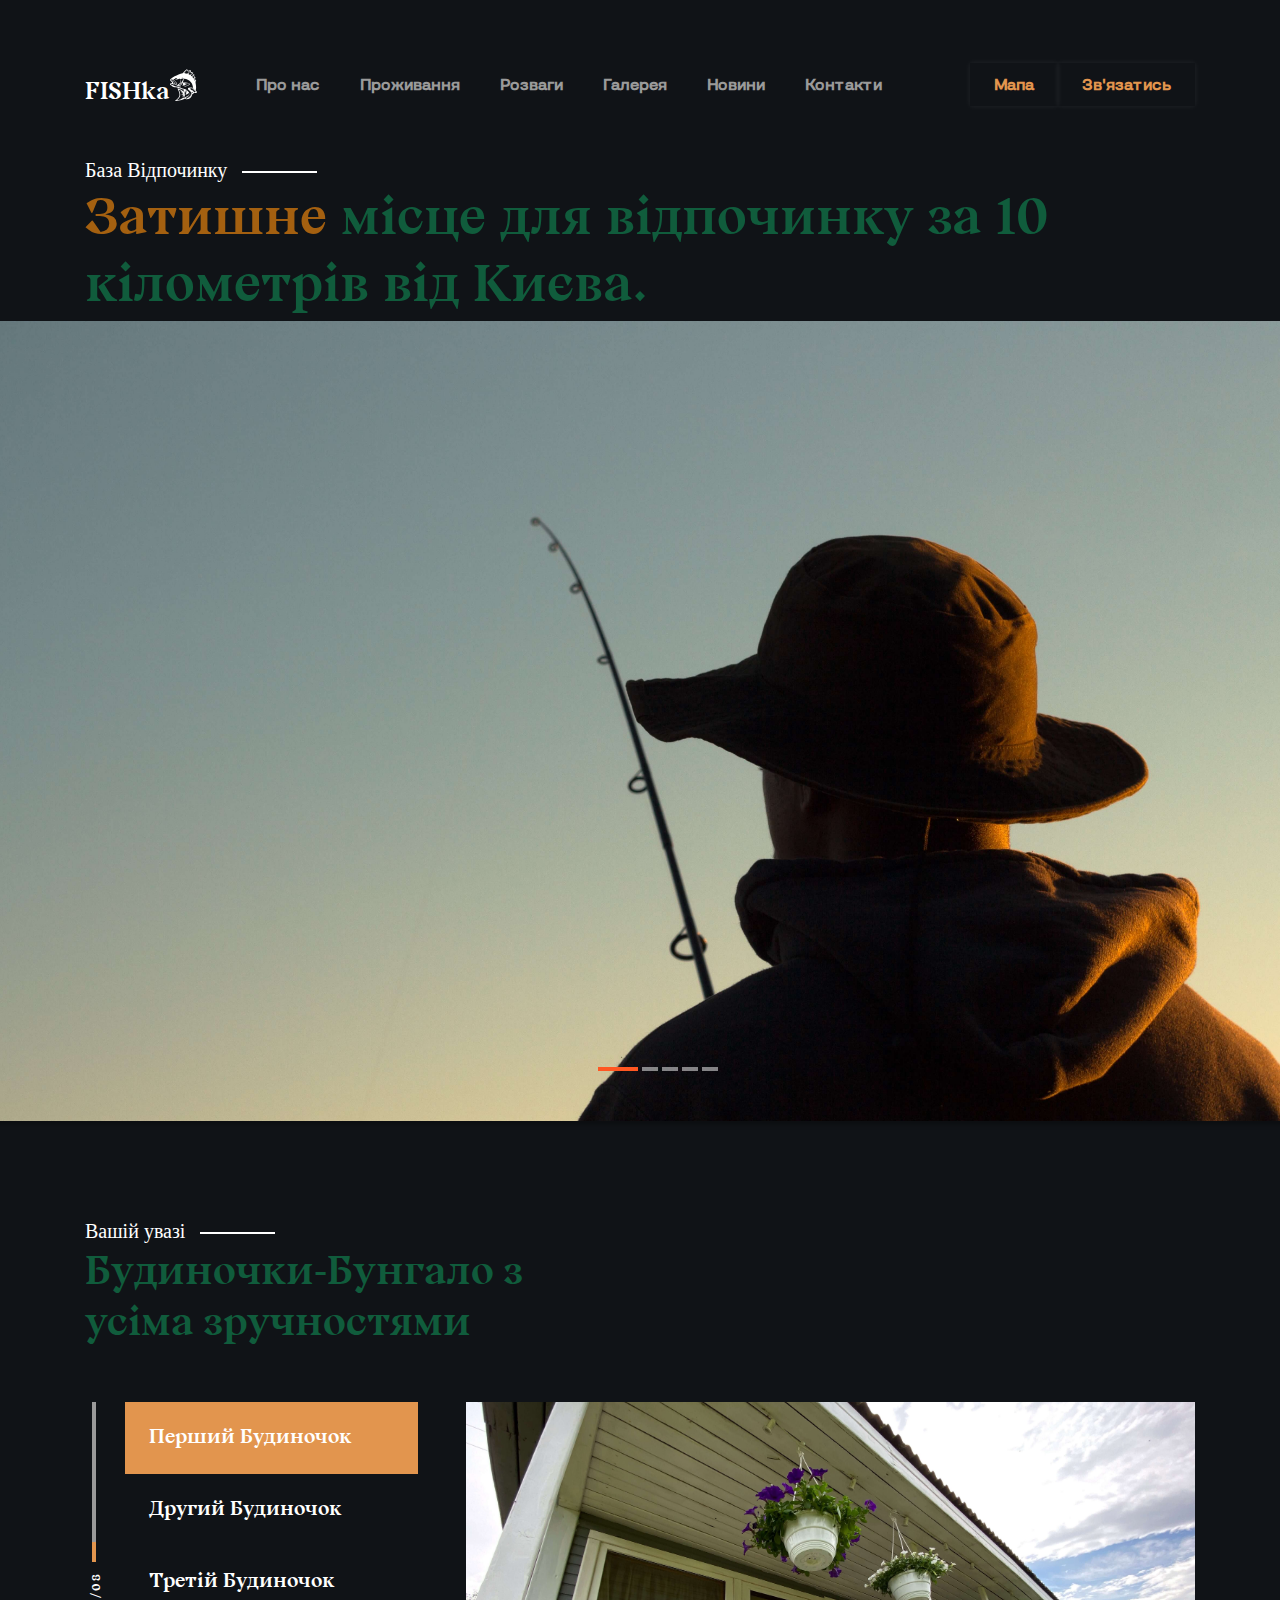
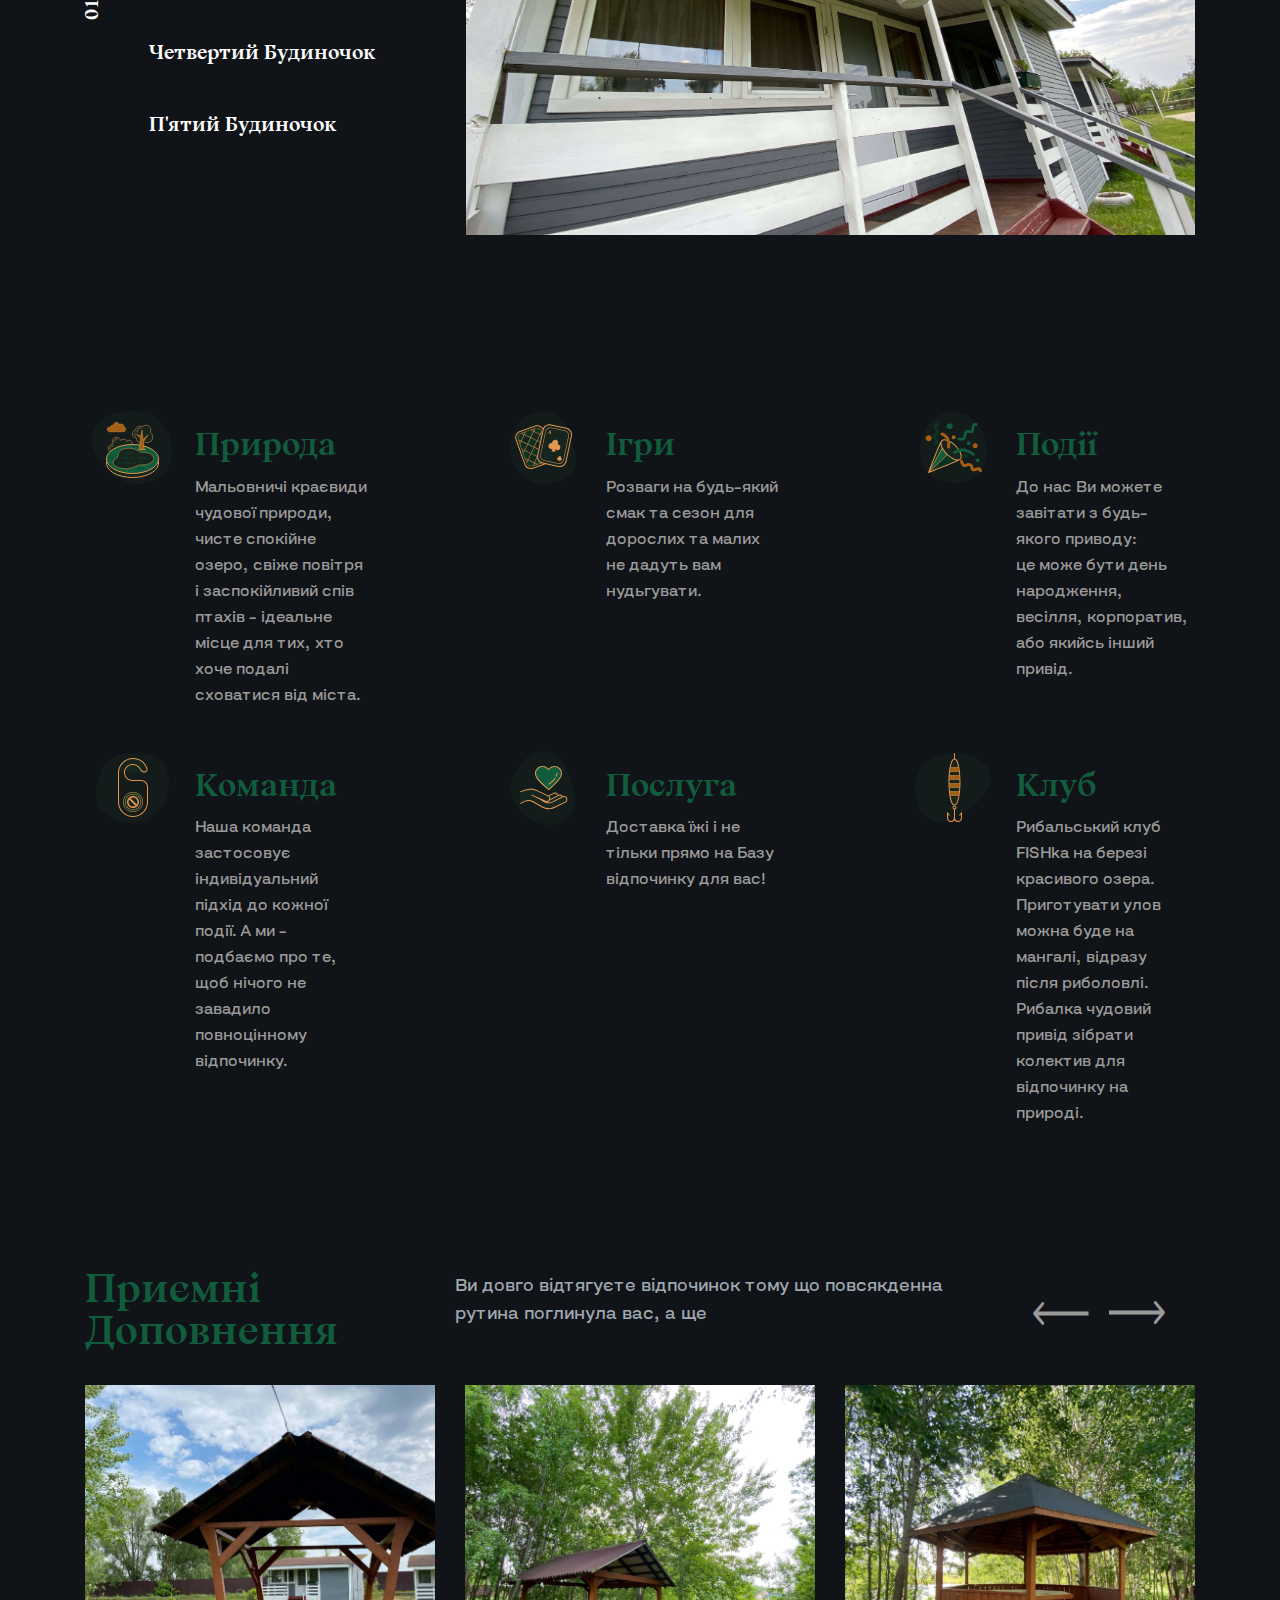
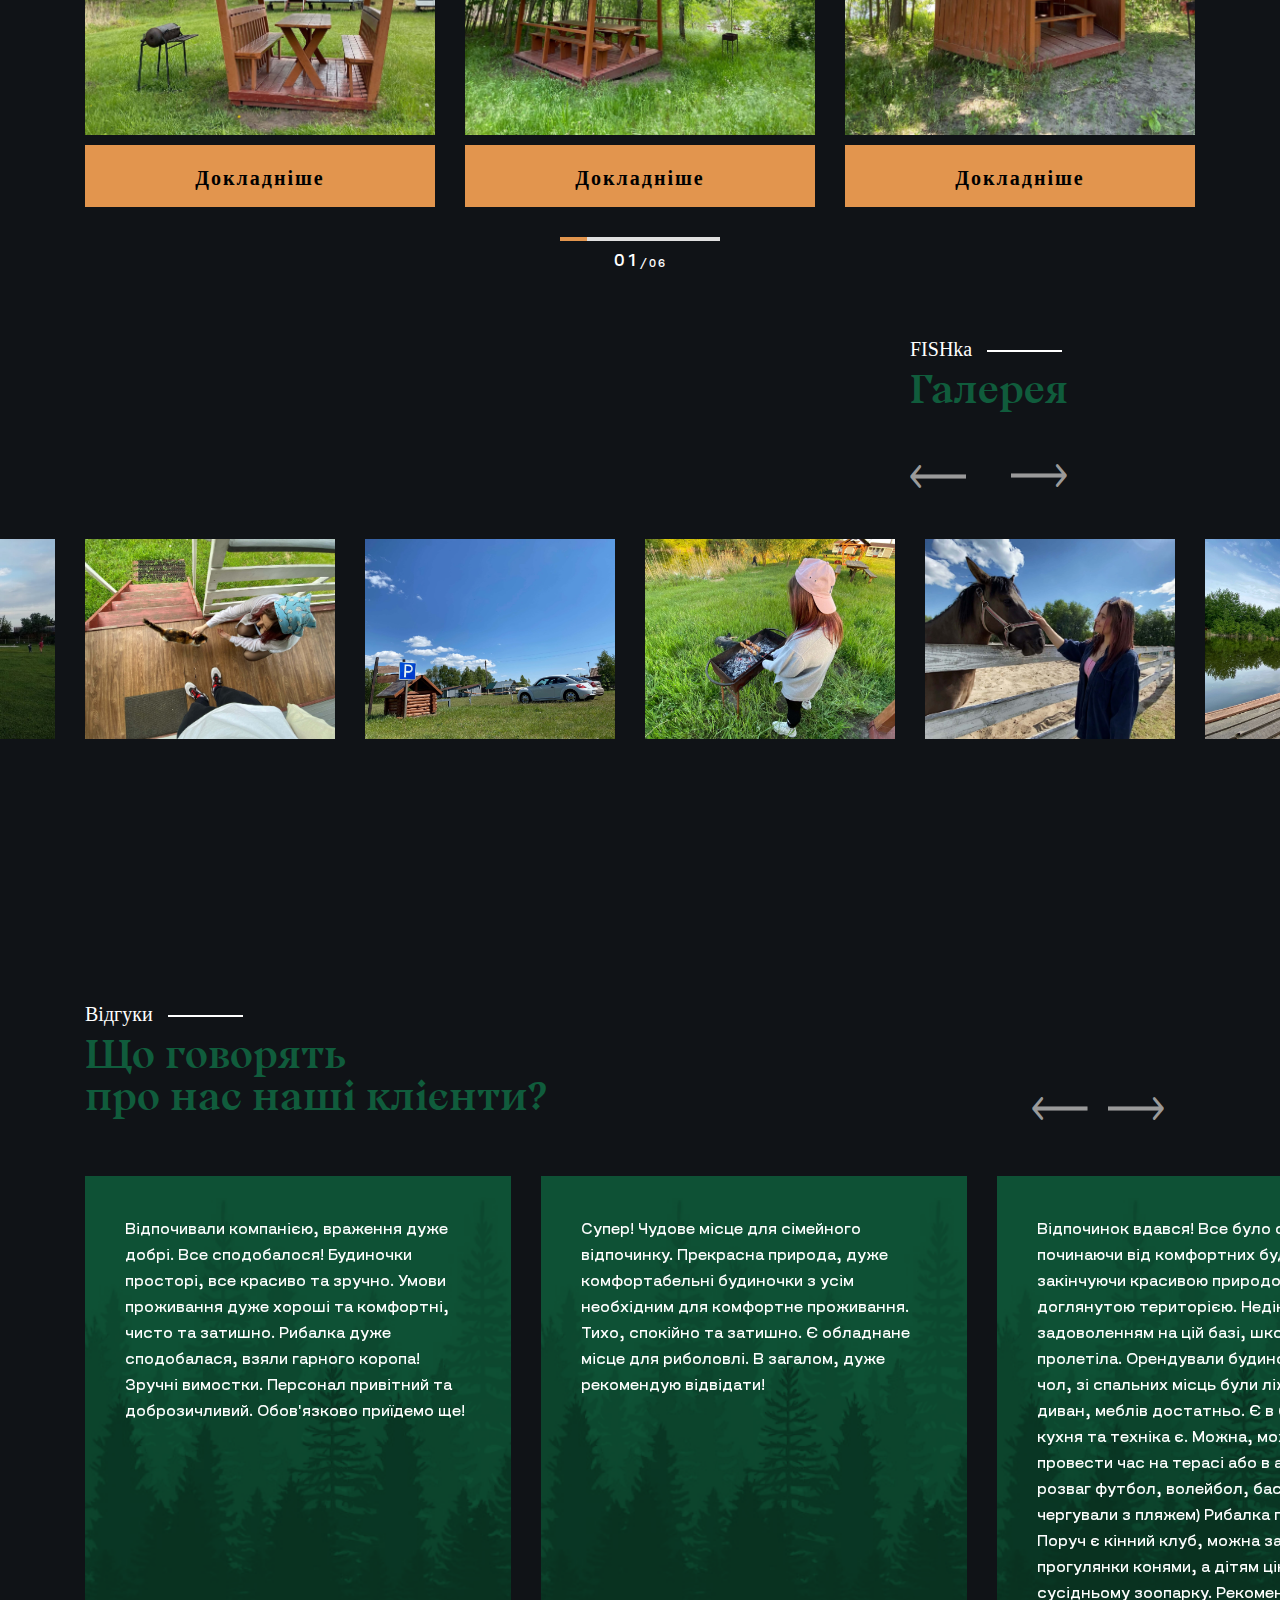
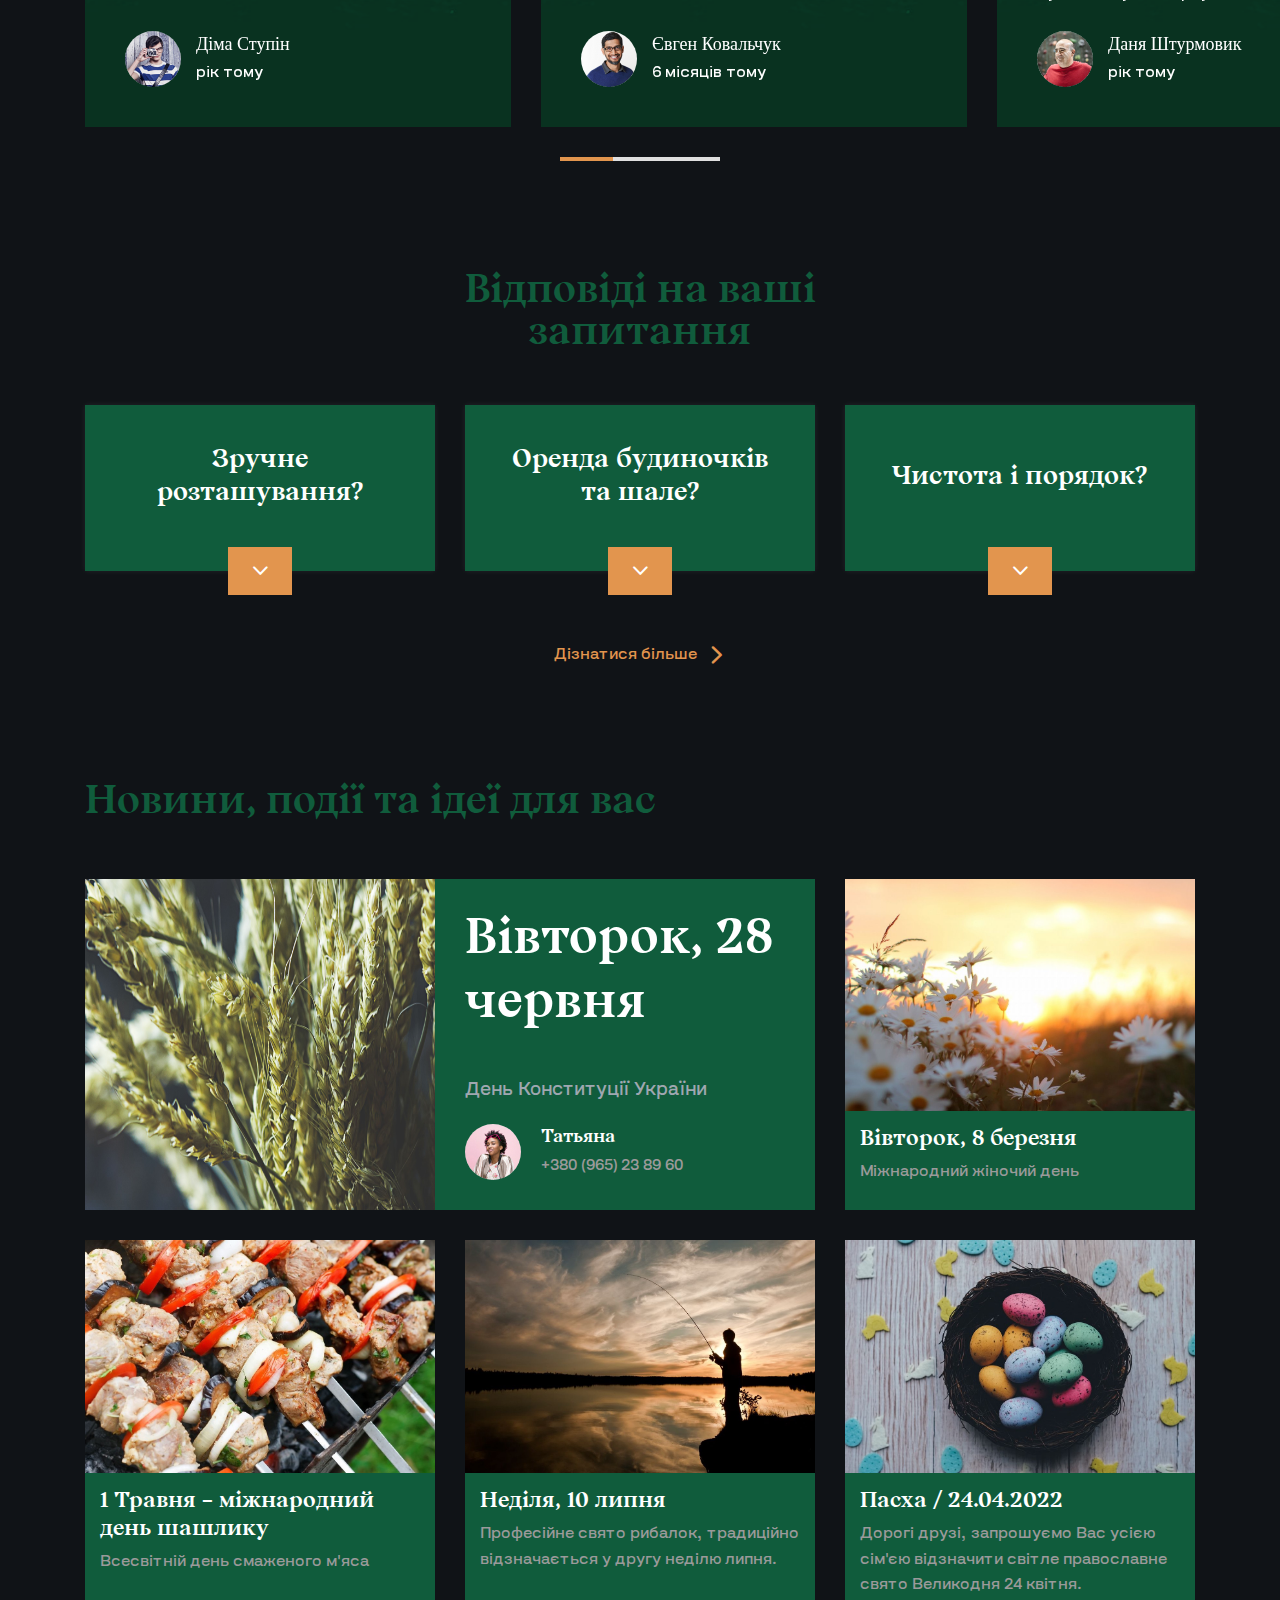
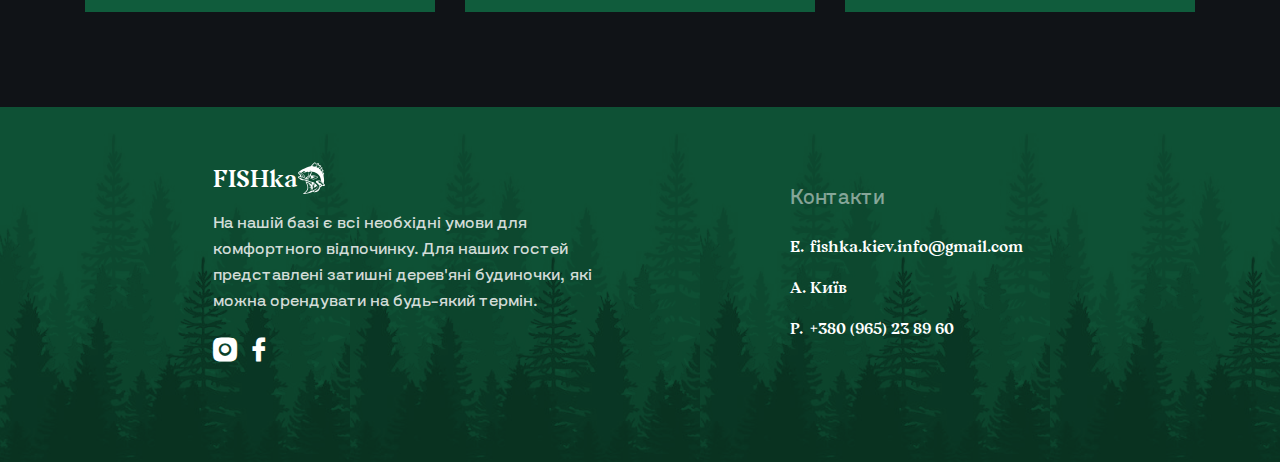
<file: index.html>
<!DOCTYPE html>
<html lang="ua">
<head>
   <title>База Відпочинку FISHka</title>
   <meta charset="UTF-8">
   <meta name="format-detection" content="telephone=no">
   <link rel="stylesheet" href="css/style.min.css">
   <link rel="shortcut icon" type="image/x-icon" href="favicon.ico">
   <meta name="robots" content="noindex, nofollow">
   <meta name="viewport" content="width=device-width, initial-scale=1.0, maximum-scale=1.0, user-scalable=0">
   <meta name="viewport" content="width=device-width, initial-scale=1.0">
   <meta name="description" content="Для наших гостей представлені затишні дерев'яні будиночки, які можна орендувати на будь-який термін. Київ
      +380 (965) 23 89 60" />
   <meta name="google-site-verification" content="ja0Salvj3cKOWL0nRPbf-lJ5QIhP9AO0qKN5KvF3n-M" />
   <!-- Global site tag (gtag.js) - Google Analytics -->
   <script async src="https://www.googletagmanager.com/gtag/js?id=UA-229636857-1">
   </script>
   <script>
      window.dataLayer = window.dataLayer || [];
      function gtag() { dataLayer.push(arguments); }
      gtag('js', new Date());

      gtag('config', 'UA-229636857-1');
   </script>
</head>

<body>
   <div class="wrapper">
      <header class="header _lp">
   <div class="header__content _container">
      <div class="header__body">
         <a href="#" class="header__logo">FISHka<img src="./img/logo.svg" alt="FISHka"></a>
         <div class="header__menu menu">
            <div class="menu__icon icon-menu">
               <span></span>
               <span></span>
               <span></span>
            </div>
            <nav class="menu__body">
               <ul class="menu__list">
                  <li><a href="#introducing" class="menu__link _goto-block">Про нас</a></li>
                  <li><a href="#our-facilities" class="menu__link _goto-block">Проживання</a></li>
                  <li><a href="#our-spaces" class="menu__link _goto-block">Розваги</a></li>
                  <li><a href="#frispes-gallery" class="menu__link _goto-block">Галерея</a></li>
                  <li><a href="#news" class="menu__link _goto-block">Новини</a></li>
                  <li><a href="#footer" class="menu__link _goto-block">Контакти</a></li>
               </ul>
            </nav>
         </div>
         <div data-da=".menu__body,767,last" class="header__actions actions-header">
            <a href="#login" class="actions-header__btn _popup-link">Мапа
            </a>
            <a href="tel:380965238960" class="actions-header__btn">Зв'язатись</a>
         </div>
      </div>
   </div>
</header>
      <main class="page">
         <section class="page__introducing introducing">
            <div class="introducing__container _container">
               <div class="introducing__label _label">База Відпочинку</div>
               <div class="introducing__header">
                  <h1 class="introducing__title"><span>Затишне</span> місце для відпочинку за 10 кілометрів від Києва.
                  </h1>
               </div>
               <div class="introducing__body">
                  <div class="introducing__slider slider-introducing">
                     <div class="slider-introducing__body">
                        <div class="slider-introducing__wrapper">
                           <div class="slider-introducing__item _ibg">
                              <img src="img/introducing/02.jpg" alt="1">
                           </div>
                           <div class="slider-introducing__item _ibg">
                              <img src="img/introducing/01.jpg" alt="2">
                           </div>
                           <div class="slider-introducing__item _ibg">
                              <img src="img/introducing/03.jpg" alt="3">
                           </div>
                           <div class="slider-introducing__item _ibg">
                              <img src="img/introducing/04.jpg" alt="4">
                           </div>
                           <div class="slider-introducing__item _ibg">
                              <img src="img/introducing/05.jpg" alt="5">
                           </div>
                        </div>
                        <div class="slider-introducing__dotts"></div>
                     </div>
                  </div>
               </div>
            </div>
         </section>
         <section id="our-facilities" class="page__our-facilities our-facilities">
            <div class="our-facilities__container _container">
               <div class="our-facilities__label _label">Вашій увазі</div>
               <!-- Заголовок -->
               <h2 class="our-facilities__title _title">Будиночки-Бунгало з усіма зручностями</h2>
               <div class="our-facilities__body">
                  <div class="our-facilities__controls controls-our-facilities">
                     <div class="controls-our-facilities__item _active">
                        <div class="controls-our-facilities__fraction _fraction">
                           <div class="_fraction__current">01</div> / <div class="_fraction__all">0</div>
                        </div>
                        <div class="controls-our-facilities__progress"></div>
                     </div>
                     <div class="controls-our-facilities__item">
                        <div class="controls-our-facilities__fraction _fraction">
                           <div class="_fraction__current">01</div> / <div class="_fraction__all">0</div>
                        </div>
                        <div class="controls-our-facilities__progress"></div>
                     </div>
                     <div class="controls-our-facilities__item">
                        <div class="controls-our-facilities__fraction _fraction">
                           <div class="_fraction__current">01</div> / <div class="_fraction__all">0</div>
                        </div>
                        <div class="controls-our-facilities__progress"></div>
                     </div>
                     <div class="controls-our-facilities__item">
                        <div class="controls-our-facilities__fraction _fraction">
                           <div class="_fraction__current">01</div> / <div class="_fraction__all">0</div>
                        </div>
                        <div class="controls-our-facilities__progress"></div>
                     </div>
                     <div class="controls-our-facilities__item">
                        <div class="controls-our-facilities__fraction _fraction">
                           <div class="_fraction__current">01</div> / <div class="_fraction__all">0</div>
                        </div>
                        <div class="controls-our-facilities__progress"></div>
                     </div>
                     <div class="controls-our-facilities__item">
                        <div class="controls-our-facilities__fraction _fraction">
                           <div class="_fraction__current">01</div> / <div class="_fraction__all">0</div>
                        </div>
                        <div class="controls-our-facilities__progress"></div>
                     </div>
                  </div>
                  <div class="our-facilities__tabs tabs-our-facilities">
                     <div class="tabs-our-facilities__item _active">Перший Будиночок</div>
                     <div class="tabs-our-facilities__item">Другий Будиночок</div>
                     <div class="tabs-our-facilities__item">Третій Будиночок</div>
                     <div class="tabs-our-facilities__item">Четвертий Будиночок</div>
                     <div class="tabs-our-facilities__item">П'ятий Будиночок</div>
                  </div>
                  <div class="our-facilities__sliders">
                     <div class="our-facilities__block _active">
                        <div class="our-facilities__slider _swiper">
                           <div class="our-facilities__slide _ibg">
                              <img src="img/our-facilities/1/01.jpg" alt="1">
                           </div>
                           <div class="our-facilities__slide _ibg">
                              <img src="img/our-facilities/1/02.jpg" alt="2">
                           </div>
                           <div class="our-facilities__slide _ibg">
                              <img src="img/our-facilities/1/03.jpg" alt="3">
                           </div>
                           <div class="our-facilities__slide _ibg">
                              <img src="img/our-facilities/1/04.jpg" alt="4">
                           </div>
                           <div class="our-facilities__slide _ibg">
                              <img src="img/our-facilities/1/05.jpg" alt="5">
                           </div>
                           <div class="our-facilities__slide _ibg">
                              <img src="img/our-facilities/1/06.jpg" alt="6">
                           </div>
                           <div class="our-facilities__slide _ibg">
                              <img src="img/our-facilities/1/07.jpg" alt="7">
                           </div>
                           <div class="our-facilities__slide _ibg">
                              <img src="img/our-facilities/1/08.jpg" alt="8">
                           </div>
                        </div>
                     </div>
                     <div class="our-facilities__block">
                        <div class="our-facilities__slider _swiper">
                           <div class="our-facilities__slide _ibg">
                              <img src="img/our-facilities/2/01.jpg" alt="1">
                           </div>
                           <div class="our-facilities__slide _ibg">
                              <img src="img/our-facilities/2/02.jpg" alt="2">
                           </div>
                           <div class="our-facilities__slide _ibg">
                              <img src="img/our-facilities/2/03.jpg" alt="3">
                           </div>
                           <div class="our-facilities__slide _ibg">
                              <img src="img/our-facilities/2/04.jpg" alt="4">
                           </div>
                           <div class="our-facilities__slide _ibg">
                              <img src="img/our-facilities/2/05.jpg" alt="5">
                           </div>
                           <div class="our-facilities__slide _ibg">
                              <img src="img/our-facilities/2/06.jpg" alt="6">
                           </div>
                           <div class="our-facilities__slide _ibg">
                              <img src="img/our-facilities/2/07.jpg" alt="7">
                           </div>
                        </div>
                     </div>
                     <div class="our-facilities__block">
                        <div class="our-facilities__slider _swiper">
                           <div class="our-facilities__slide _ibg">
                              <img src="img/our-facilities/3/01.jpg" alt="1">
                           </div>
                           <div class="our-facilities__slide _ibg">
                              <img src="img/our-facilities/3/02.jpg" alt="2">
                           </div>
                           <div class="our-facilities__slide _ibg">
                              <img src="img/our-facilities/3/03.jpg" alt="3">
                           </div>
                           <div class="our-facilities__slide _ibg">
                              <img src="img/our-facilities/3/04.jpg" alt="4">
                           </div>
                           <div class="our-facilities__slide _ibg">
                              <img src="img/our-facilities/3/05.jpg" alt="5">
                           </div>
                           <div class="our-facilities__slide _ibg">
                              <img src="img/our-facilities/3/06.jpg" alt="6">
                           </div>
                           <div class="our-facilities__slide _ibg">
                              <img src="img/our-facilities/3/07.jpg" alt="7">
                           </div>
                        </div>
                     </div>
                     <div class="our-facilities__block">
                        <div class="our-facilities__slider _swiper">
                           <div class="our-facilities__slide _ibg">
                              <img src="img/our-facilities/4/01.jpg" alt="7">
                           </div>
                           <div class="our-facilities__slide _ibg">
                              <img src="img/our-facilities/4/02.jpg" alt="5">
                           </div>
                           <div class="our-facilities__slide _ibg">
                              <img src="img/our-facilities/4/03.jpg" alt="6">
                           </div>
                           <div class="our-facilities__slide _ibg">
                              <img src="img/our-facilities/4/04.jpg" alt="1">
                           </div>
                           <div class="our-facilities__slide _ibg">
                              <img src="img/our-facilities/4/05.jpg" alt="2">
                           </div>
                           <div class="our-facilities__slide _ibg">
                              <img src="img/our-facilities/4/06.jpg" alt="3">
                           </div>
                           <div class="our-facilities__slide _ibg">
                              <img src="img/our-facilities/4/07.jpg" alt="4">
                           </div>
                        </div>
                     </div>
                     <div class="our-facilities__block">
                        <div class="our-facilities__slider _swiper">
                           <div class="our-facilities__slide _ibg">
                              <img src="img/our-facilities/5/01.jpg" alt="1">
                           </div>
                           <div class="our-facilities__slide _ibg">
                              <img src="img/our-facilities/5/02.jpg" alt="2">
                           </div>
                           <div class="our-facilities__slide _ibg">
                              <img src="img/our-facilities/5/03.jpg" alt="3">
                           </div>
                           <div class="our-facilities__slide _ibg">
                              <img src="img/our-facilities/5/04.jpg" alt="4">
                           </div>
                           <div class="our-facilities__slide _ibg">
                              <img src="img/our-facilities/5/05.jpg" alt="5">
                           </div>
                           <div class="our-facilities__slide _ibg">
                              <img src="img/our-facilities/5/06.jpg" alt="6">
                           </div>
                           <div class="our-facilities__slide _ibg">
                              <img src="img/our-facilities/5/07.jpg" alt="7">
                           </div>
                        </div>
                     </div>
                  </div>
               </div>
            </div>
         </section>
         <section class="page__why-frispes why-frispes">
            <div class="why-frispes__container _container">
               <div class="why-frispes__body">
                  <div class="why-frispes__column">
                     <div class="why-frispes__items">
                        <div class="why-frispes__item item-why-frispes">
                           <div class="item-why-frispes__icon">
                              <img src="img/why-frispes/01.svg" alt="Природа">
                           </div>
                           <div class="item-why-frispes__body">
                              <div class="item-why-frispes__title">Природа</div>
                              <div class="item-why-frispes__text">Мальовничі краєвиди чудової природи, чисте
                                 спокійне озеро, свіже повітря і заспокійливий спів птахів - ідеальне місце для тих,
                                 хто хоче подалі сховатися від міста.</div>
                           </div>
                        </div>
                        <div class="why-frispes__item item-why-frispes">
                           <div class="item-why-frispes__icon">
                              <img src="img/why-frispes/02.svg" alt="Игры">
                           </div>
                           <div class="item-why-frispes__body">
                              <div class="item-why-frispes__title">Ігри</div>
                              <div class="item-why-frispes__text">Розваги на будь-який смак та сезон для дорослих та
                                 малих <br>не дадуть вам нудьгувати.</div>
                           </div>
                        </div>
                        <div class="why-frispes__item item-why-frispes">
                           <div class="item-why-frispes__icon">
                              <img src="img/why-frispes/03.svg" alt="События">
                           </div>
                           <div class="item-why-frispes__body">
                              <div class="item-why-frispes__title">Події</div>
                              <div class="item-why-frispes__text">До нас Ви можете завітати з будь-якого приводу:<br> це
                                 може бути день народження, весілля, корпоратив, або якийсь інший привід.</div>
                           </div>
                        </div>
                        <div class="why-frispes__item item-why-frispes">
                           <div class="item-why-frispes__icon">
                              <img src="img/why-frispes/04.svg" alt="Отдых">
                           </div>
                           <div class="item-why-frispes__body">
                              <div class="item-why-frispes__title">Команда</div>
                              <div class="item-why-frispes__text">Наша команда застосовує індивідуальний підхід до
                                 кожної події. А ми - подбаємо про те, щоб нічого не завадило повноцінному відпочинку.
                              </div>
                           </div>
                        </div>
                        <div class="why-frispes__item item-why-frispes">
                           <div class="item-why-frispes__icon">
                              <img src="img/why-frispes/05.svg" alt="Услуга">
                           </div>
                           <div class="item-why-frispes__body">
                              <div class="item-why-frispes__title">Послуга</div>
                              <div class="item-why-frispes__text">Доставка їжі і не тільки прямо на Базу відпочинку для
                                 вас!
                              </div>
                           </div>
                        </div>
                        <div class="why-frispes__item item-why-frispes">
                           <div class="item-why-frispes__icon">
                              <img src="img/why-frispes/06.svg" alt="">
                           </div>
                           <div class="item-why-frispes__body">
                              <div class="item-why-frispes__title">Клуб</div>
                              <div class="item-why-frispes__text">Рибальський клуб FISHka на березі красивого озера.
                                 Приготувати улов можна буде на мангалі, відразу після риболовлі. Рибалка чудовий привід
                                 зібрати колектив для відпочинку на природі.
                              </div>
                           </div>
                        </div>
                     </div>
                  </div>
               </div>
            </div>
         </section>
         <section class="page__our-spaces our-spaces">
            <div class="our-spaces__container _container">
               <div class="our-spaces__header header-our-spaces">
                  <h2 class="header-our-spaces__title _title">Приємні Доповнення</h2>
                  <div class="header-our-spaces__text">Ви довго відтягуєте відпочинок тому що повсякденна рутина
                     поглинула вас, а ще</div>
                  <div class="header-our-spaces__arrows _slider-arrows">
                     <div
                        class="header-our-spaces__arrow _slider-arrow _slider-arrow_left header-our-spaces__arrow_left">
                        <span class="_icon-slider-arrow"></span>
                     </div>
                     <div
                        class="header-our-spaces__arrow _slider-arrow _slider-arrow_right header-our-spaces__arrow_right">
                        <span class="_icon-slider-arrow"></span>
                     </div>
                  </div>
               </div>
               <div class="our-spaces__slider slider-our-spaces">
                  <div class="slider-our-spaces__body _swiper">
                     <div class="slider-our-spaces__slide slide-our-spaces">
                        <div class="slide-our-spaces__body">
                           <div class="slide-our-spaces__image _ibg">
                              <img src="img/our-spaces/01.jpg" alt="1">
                           </div>
                        </div>
                        <div class="slide-our-spaces__content">
                           <div class="slide-our-spaces__body-content">
                              <div class="slide-our-spaces__title">Шість Місць Альтанка</div>
                              <div class="slide-our-spaces__text">
                                 + мангал<br>а також<br>вихід до озера з пірсом<br>600 ₴ весь день
                              </div>
                           </div>
                        </div>
                        <div class="slide-our-spaces__footer">
                           <a href="tel:380965238960"
                              class="slide-our-spaces__arrow _icon-select-arrow"><span>Зв'язатись з нами</span></a>
                           <div class="slide-our-spaces__label">Докладніше</div>
                        </div>
                     </div>
                     <div class="slider-our-spaces__slide slide-our-spaces">
                        <div class="slide-our-spaces__body">
                           <div class="slide-our-spaces__image _ibg">
                              <img src="img/our-spaces/02.jpg" alt="2">
                           </div>
                        </div>
                        <div class="slide-our-spaces__content">
                           <div class="slide-our-spaces__body-content">
                              <div class="slide-our-spaces__title">Десять Міст Альтанка</div>
                              <div class="slide-our-spaces__text"> + мангал<br>а також<br>вихід до озера з пірсом<br>900
                                 ₴ весь день
                              </div>
                           </div>
                        </div>
                        <div class="slide-our-spaces__footer">
                           <a href="tel:380965238960"
                              class="slide-our-spaces__arrow _icon-select-arrow"><span>Зв'язатись з нами</span></a>
                           <div class="slide-our-spaces__label">Докладніше</div>
                        </div>
                     </div>
                     <div class="slider-our-spaces__slide slide-our-spaces">
                        <div class="slide-our-spaces__body">
                           <div class="slide-our-spaces__image _ibg">
                              <img src="img/our-spaces/03.jpg" alt="3">
                           </div>
                        </div>
                        <div class="slide-our-spaces__content">
                           <div class="slide-our-spaces__body-content">
                              <div class="slide-our-spaces__title">Вісім Місць</div>
                              <div class="slide-our-spaces__text"> + мангал<br>а також<br>вихід до озера з пірсом<br>700
                                 ₴ весь день</div>
                           </div>
                        </div>
                        <div class="slide-our-spaces__footer">
                           <a href="tel:380965238960"
                              class="slide-our-spaces__arrow _icon-select-arrow"><span>Зв'язатись з нами</span></a>
                           <div class="slide-our-spaces__label">Докладніше</div>
                        </div>
                     </div>
                     <div class="slider-our-spaces__slide slide-our-spaces">
                        <div class="slide-our-spaces__body">
                           <div class="slide-our-spaces__image _ibg">
                              <img src="img/our-spaces/04.jpg" alt="4">
                           </div>
                        </div>
                        <div class="slide-our-spaces__content">
                           <div class="slide-our-spaces__body-content">
                              <div class="slide-our-spaces__title">П'ятнадцять Місць Альтанка</div>
                              <div class="slide-our-spaces__text">+ мангал<br>а також<br>вихід до озера з пірсом<br>1500
                                 ₴ весь день
                              </div>
                           </div>
                        </div>
                        <div class="slide-our-spaces__footer">
                           <a href="tel:380965238960"
                              class="slide-our-spaces__arrow _icon-select-arrow"><span>Зв'язатись з нами</span></a>
                           <div class="slide-our-spaces__label">Докладніше
                           </div>
                        </div>
                     </div>
                     <div class="slider-our-spaces__slide slide-our-spaces">
                        <div class="slide-our-spaces__body">
                           <div class="slide-our-spaces__image _ibg">
                              <img src="img/our-spaces/05.jpg" alt="5">
                           </div>
                        </div>
                        <div class="slide-our-spaces__content">
                           <div class="slide-our-spaces__body-content">
                              <div class="slide-our-spaces__title">Рибалка З Одного 300 ₴</div>
                              <div class="slide-our-spaces__text">Цілий Помост 600 ₴</div>
                           </div>
                        </div>
                        <div class="slide-our-spaces__footer">
                           <a href="tel:380965238960"
                              class="slide-our-spaces__arrow _icon-select-arrow"><span>Зв'язатись з нами</span></a>
                           <div class="slide-our-spaces__label">Докладніше</div>
                        </div>
                     </div>
                     <div class="slider-our-spaces__slide slide-our-spaces">
                        <div class="slide-our-spaces__body">
                           <div class="slide-our-spaces__image _ibg">
                              <img src="img/our-spaces/06.jpg" alt="3">
                           </div>
                        </div>
                        <div class="slide-our-spaces__content">
                           <div class="slide-our-spaces__body-content">
                              <div class="slide-our-spaces__title">Прогулянка у Супроводі Інструктора</div>
                              <div class="slide-our-spaces__text">+ необхідне екіперування<br>500
                                 ₴ година прогулянки</div>
                           </div>
                        </div>
                        <div class="slide-our-spaces__footer">
                           <a href="tel:380965238960"
                              class="slide-our-spaces__arrow _icon-select-arrow"><span>Зв'язатись з нами</span></a>
                           <div class="slide-our-spaces__label">Докладніше</div>
                        </div>
                     </div>
                  </div>
                  <div class="slider-our-spaces__controls">
                     <div class="slider-our-spaces__progress"></div>
                     <div class="slider-our-spaces__fraction _fraction">
                        <div class="_fraction__current">01</div> / <div class="_fraction__all">0</div>
                     </div>
                  </div>
               </div>
            </div>
         </section>
         <section id="frispes-gallery" class="page__frispes-gallery frispes-gallery">
            <div class="frispes-gallery__container _container">
               <div class="frispes-gallery__header">
                  <div class="frispes-gallery__label _label">FISHka</div>
                  <h2 class="frispes-gallery__title _title">Галерея</h2>
                  <div class="frispes-gallery__controls _slider-arrows">
                     <div class="frispes-gallery__arrow frispes-gallery__arrow_left _slider-arrow _slider-arrow_left">
                        <span class="_icon-slider-arrow"></span>
                     </div>
                     <div class="frispes-gallery__arrow frispes-gallery__arrow_right _slider-arrow _slider-arrow_right">
                        <span class="_icon-slider-arrow"></span>
                     </div>
                  </div>
               </div>
               <div class="frispes-gallery__slider _swiper _gallery">
                  <div class="frispes-gallery__slide">
                     <a href="./img/frispes-gallery/01.jpg" class="frispes-gallery__image">
                        <img src="./img/frispes-gallery/01.jpg" class="swiper-lazy" alt="1">
                     </a>
                  </div>
                  <div class="frispes-gallery__slide">
                     <a href="./img/frispes-gallery/02.jpg" class="frispes-gallery__image">
                        <img src="./img/frispes-gallery/02.jpg" class="swiper-lazy" alt="2">
                     </a>
                  </div>
                  <div class="frispes-gallery__slide">
                     <a href="./img/frispes-gallery/03.jpg" class="frispes-gallery__image">
                        <img src="./img/frispes-gallery/03.jpg" class="swiper-lazy" alt="3">
                     </a>
                  </div>
                  <div class="frispes-gallery__slide">
                     <a href="./img/frispes-gallery/04.jpg" class="frispes-gallery__image">
                        <img src="./img/frispes-gallery/04.jpg" class="swiper-lazy" alt="4">
                     </a>
                  </div>
                  <div class="frispes-gallery__slide">
                     <a href="./img/frispes-gallery/05.jpg" class="frispes-gallery__image">
                        <img src="./img/frispes-gallery/05.jpg" class="swiper-lazy" alt="5">
                     </a>
                  </div>
                  <div class="frispes-gallery__slide">
                     <a href="./img/frispes-gallery/06.jpg" class="frispes-gallery__image">
                        <img src="./img/frispes-gallery/06.jpg" class="swiper-lazy" alt="6">
                     </a>
                  </div>
                  <div class="frispes-gallery__slide">
                     <a href="./img/frispes-gallery/07.jpg" class="frispes-gallery__image">
                        <img src="./img/frispes-gallery/07.jpg" class="swiper-lazy" alt="7">
                     </a>
                  </div>
                  <div class="frispes-gallery__slide">
                     <a href="./img/frispes-gallery/08.jpg" class="frispes-gallery__image">
                        <img src="./img/frispes-gallery/08.jpg" class="swiper-lazy" alt="8">
                     </a>
                  </div>
                  <div class="frispes-gallery__slide">
                     <a href="./img/frispes-gallery/09.jpg" class="frispes-gallery__image">
                        <img src="./img/frispes-gallery/09.jpg" class="swiper-lazy" alt="9">
                     </a>
                  </div>
                  <div class="frispes-gallery__slide">
                     <a href="./img/frispes-gallery/10.jpg" class="frispes-gallery__image">
                        <img src="./img/frispes-gallery/10.jpg" class="swiper-lazy" alt="10">
                     </a>
                  </div>
                  <div class="frispes-gallery__slide">
                     <a href="./img/frispes-gallery/11.jpg" class="frispes-gallery__image">
                        <img src="./img/frispes-gallery/11.jpg" class="swiper-lazy" alt="11">
                     </a>
                  </div>
               </div>
            </div>
         </section>
         <section class="page__reviews reviews">
            <div class="reviews__container _container">
               <div class="reviews__header header-reviews">
                  <div class="header-reviews__content">
                     <div class="header-reviews__label _label">Відгуки</div>
                     <div class="header-reviews__title _title">Що говорять<br> про нас наші клієнти?</div>
                  </div>
                  <div class="header-reviews__arrows _slider-arrows">
                     <div class="header-reviews__arrow header-reviews__arrow_left _slider-arrow _slider-arrow_left">
                        <span class="_icon-slider-arrow"></span>
                     </div>
                     <div class="header-reviews__arrow header-reviews__arrow_right _slider-arrow _slider-arrow_right">
                        <span class="_icon-slider-arrow"></span>
                     </div>
                  </div>
               </div>
               <div class="reviews__slider slider-reviews">
                  <div class="slider-reviews__body _swiper">
                     <div class="slider-reviews__item item-review">
                        <div class="item-review__text">Відпочивали компанією, враження дуже добрі. Все сподобалося!
                           Будиночки просторі, все красиво та зручно. Умови
                           проживання дуже хороші та комфортні, чисто та затишно. Рибалка дуже сподобалася, взяли
                           гарного коропа! Зручні вимостки.
                           Персонал привітний та доброзичливий. Обов'язково приїдемо ще!</div>
                        <div class="item-review__info info-item-review">
                           <div class="info-item-review__avatar">
                              <img src="img/reviews/01.jpg" alt="Дима Ступин">
                           </div>
                           <div class="info-item-review__body">
                              <div class="info-item-review__title">Діма Ступін</div>
                              <div class="info-item-review__text">рік тому</div>
                           </div>
                        </div>
                     </div>
                     <div class="slider-reviews__item item-review">
                        <div class="item-review__text">Супер! Чудове місце для сімейного відпочинку. Прекрасна природа,
                           дуже комфортабельні будиночки з усім необхідним для
                           комфортне проживання. Тихо, спокійно та затишно. Є обладнане місце для риболовлі. В
                           загалом, дуже рекомендую
                           відвідати!</div>
                        <div class="item-review__info info-item-review">
                           <div class="info-item-review__avatar">
                              <img src="img/reviews/02.jpg" alt="Анна Ковальчук">
                           </div>
                           <div class="info-item-review__body">
                              <div class="info-item-review__title">Євген Ковальчук</div>
                              <div class="info-item-review__text">6 місяців тому</div>
                           </div>
                        </div>
                     </div>
                     <div class="slider-reviews__item item-review">
                        <div class="item-review__text">Відпочинок вдався! Все було супер, починаючи від комфортних
                           будиночків,
                           закінчуючи красивою природою та доглянутою територією.
                           Недію провели із задоволенням на цій базі, шкода швидко пролетіла. Орендували будиночок на
                           4 чол, зі спальних місць
                           були ліжка та диван, меблів достатньо. Є в будиночку кухня та техніка є. Можна, можливо
                           провести час на терасі або в
                           альтанці. З розваг футбол, волейбол, басейн чергували з пляжем) Рибалка порадувала)
                           Поруч є кінний клуб, можна
                           замовити прогулянки конями, а дітям цікаво було в сусідньому зоопарку. Рекомендую!</div>
                        <div class="item-review__info info-item-review">
                           <div class="info-item-review__avatar">
                              <img src="img/reviews/03.jpg" alt="Даня Штурмовик">
                           </div>
                           <div class="info-item-review__body">
                              <div class="info-item-review__title">Даня Штурмовик</div>
                              <div class="info-item-review__text">рік тому</div>
                           </div>
                        </div>
                     </div>
                  </div>
                  <div class="slider-reviews__progress"></div>
               </div>
            </div>
         </section>
         <section class="page__help help">
            <div class="help__container _container">
               <div class="help__title _title">Відповіді на ваші запитання</div>
               <div class="help__items">
                  <div class="help__column">
                     <div class="help__item">
                        <div class="help__text">Зручне розташування?</div>
                        <div class="help__body">
                           База розташована поблизу столиці в екологічно чистому місці на березі озера з
                           гарним краєвидом.
                        </div>
                        <a href="#" class="help__link _icon-select-arrow"></a>
                     </div>
                  </div>
                  <div class="help__column">
                     <div class="help__item">
                        <div class="help__text">Оренда будиночків та шале?</div>
                        <div class="help__body">
                           Великий вибір зручних будиночків та шале, які можна орендувати на добу, вихідні або на
                           будь-який інший термін
                        </div>
                        <a href="#" class="help__link _icon-select-arrow"></a>
                     </div>
                  </div>
                  <div class="help__column">
                     <div class="help__item">
                        <div class="help__text">Чистота і порядок?</div>
                        <div class="help__body">
                           Щоденне прибирання прилеглої території, а також дезінфекція та прибирання житлових приміщень.
                           Ми намагаємося робити ваш відпочинок більш комфортним.
                        </div>
                        <a href="#" class="help__link _icon-select-arrow"></a>
                     </div>
                  </div>
               </div>
               <div class="help__footer">
                  <a href="#" class="help__more _all-link _icon-select-arrow">Дізнатися більше</a>
               </div>
            </div>
         </section>
         <section id="news" class="page__news news">
            <div class="news__container _container">
               <div class="news__header">
                  <h2 class="news__title _title">Новини, події та ідеї для вас</h2>
               </div>
               <div class="news__items">
                  <div class="news__item item-news item-news_big">
                     <div class="item-news__image">
                        <img src="img/news/01.jpg" alt="Пасха">
                     </div>
                     <div class="item-news__body">
                        <div class="item-news__title item-news__title_big">Вівторок, 28 червня</div>
                        <div class="item-news__text">
                           День Конституції України
                        </div>
                        <div class="item-news__author author-news">
                           <div class="author-news__avatar">
                              <img src="img/users/avatar.jpg" alt="Пасха">
                           </div>
                           <div class="author-news__body">
                              <div class="author-news__name">Татьяна</div>
                              <a href="tel:0965238960" class="author-news__position">+380 (965) 23 89
                                 60</a>
                           </div>
                        </div>
                     </div>
                  </div>
                  <div class="news__item item-news">
                     <div class="item-news__image">
                        <img src="img/news/02.jpg" alt="Міжнародний жіночий день">
                     </div>
                     <div class="item-news__body">
                        <div class="item-news__title">Вівторок, 8 березня</div>
                        <div class="item-news__author-link">Міжнародний жіночий день</div>
                     </div>
                  </div>
                  <div class="news__item item-news">
                     <div class="item-news__image">
                        <img src="img/news/03.jpg" alt="Всесвітній день смаженого м'яса">
                     </div>
                     <div class="item-news__body">
                        <div class="item-news__title">1 Травня – міжнародний день шашлику</div>
                        <div class="item-news__author-link">Всесвітній день смаженого м'яса</div>
                     </div>
                  </div>
                  <div class="news__item item-news">
                     <div class="item-news__image">
                        <img src="img/news/04.jpg" alt="Професійне свято рибалок, традиційно
                        відзначається у другу неділю липня.">
                     </div>
                     <div class="item-news__body">
                        <div class="item-news__title">Неділя, 10 липня</div>
                        <div class="item-news__author-link">Професійне свято рибалок, традиційно
                           відзначається у другу неділю липня.</div>
                     </div>
                  </div>
                  <div class="news__item item-news">
                     <div class="item-news__image">
                        <img src="img/news/05.jpg" alt="День Конституції України">
                     </div>
                     <div class="item-news__body">
                        <div class="item-news__title">Пасха / 24.04.2022</div>
                        <div class="item-news__author-link">Дорогі друзі, запрошуємо Вас усією сім'єю відзначити світле
                           православне свято Великодня 24 квітня.</div>
                     </div>
                  </div>
               </div>
            </div>
         </section>
      </main>
      <footer id="footer" class="footer">
   <div class="footer__container _container">
      <div class="footer__main main-footer">
         <a href="#" class="main-footer__logo">FISHka<img src="./img/logo.svg" alt=""></a>
         <div class="main-footer__text">На нашій базі є всі необхідні умови для комфортного відпочинку. Для наших гостей
            представлені затишні дерев'яні будиночки, які можна орендувати на будь-який термін.</div>
         <div data-da=".content-footer__column_contacts,992" class="main-footer__social social-footer">
            <a target="_blank" href="https://www.instagram.com/osokorkifishka/"
               class="social-footer__item _icon-instagram"></a>
            <a target="_blank" href="https://www.facebook.com/profile.php?id=100081169407796"
               class="social-footer__item _icon-facebook"></a>
         </div>
      </div>
      <div class="footer__content content-footer">
         <div class="content-footer__column content-footer__column_contacts">
            <div class="content-footer__label">Контакти</div>
            <ul class="content-footer__list">
               <li><a href="mailto:fishka.kiev.info@gmail.com"
                     class="content-footer__link content-footer__link_email">fishka.kiev.info@gmail.com</a></li>
               <li><a href="https://goo.gl/maps/RCtKmmrky8oEKa7S9"
                     class="content-footer__link content-footer__link_address">Київ</a>
               </li>
               <li><a href="tel:0965238960" class="content-footer__link content-footer__link_phone">+380 (965) 23 89
                     60</a>
               </li>
            </ul>
         </div>
      </div>
   </div>
</footer>
   </div>
   <div class="popup popup_login">
   <div class="popup__content">
      <div class="popup__body">
         <iframe
            src="https://www.google.com/maps/embed?pb=!1m14!1m8!1m3!1d511.4735989616624!2d30.655560263170898!3d50.33687386789281!3m2!1i1024!2i768!4f13.1!3m3!1m2!1s0x40d4c1f2ce163b37%3A0xb03d39f079c32933!2zRklTSEtBIE9zb2tvcmtpINC60L7QvNC_0LvQtdC60YEg0L7RgtC00YvRhdCw!5e1!3m2!1sru!2sch!4v1652970267418!5m2!1sru!2sch"
            width="100%" height="100%" style="border:0;" allowfullscreen="" loading="lazy"
            referrerpolicy="no-referrer-when-downgrade"></iframe>
         <div class="popup__close"></div>
      </div>
   </div>
</div>
<div class="popup popup_massagename-message">
   <div class="popup__content">
      <div class="popup__body">
         <div class="popup__close"></div>
      </div>
   </div>
</div>
<div class="popup popup_video">
   <div class="popup__content">
      <div class="popup__body">
         <div class="popup__close popup__close_video"></div>
         <div class="popup__video _video"></div>
      </div>
   </div>
</div>
   <!-- Swiper -->
<!-- <script src="https://unpkg.com/swiper/swiper-bundle.min.js"></script> -->
<script src="js/vendors.min.js"></script>
<script src="js/app.min.js"></script>
</body>

</html>
</file>
<file: css/style.min.css>
@charset "UTF-8";
@font-face {
  font-family: "icons";
  font-display: swap;
  src: url("../fonts/icons.woff") format("woff"), url("../fonts/icons.woff2") format("woff2");
  font-weight: 400;
  font-style: normal;
}
@font-face {
  font-family: "SalmaPro";
  font-display: swap;
  src: url("../fonts/SalmaPro.woff") format("woff"), url("../fonts/SalmaPro.woff2") format("woff2");
  font-weight: 500;
  font-style: normal;
}
@font-face {
  font-family: "Shadower";
  font-display: swap;
  src: url("../fonts/Shadower.woff") format("woff"), url("../fonts/Shadower.woff2") format("woff2");
  font-weight: 700;
  font-style: normal;
}
@font-face {
  font-family: "Lato";
  font-display: swap;
  src: url("../fonts/Lato.woff") format("woff"), url("../fonts/Lato.woff2") format("woff2");
  font-weight: 400;
  font-style: normal;
}
@font-face {
  font-family: "icons";
  font-display: swap;
  src: url("../fonts/icons.woff") format("woff"), url("../fonts/icons.woff2#icons") format("woff2");
  font-weight: normal;
  font-style: normal;
  font-display: block;
}
.select__value:before, [class^=_icon-]:before,
[class*=" _icon-"]:before {
  font-family: "icons";
  font-style: normal;
  font-weight: normal;
  font-variant: normal;
  text-transform: none;
  line-height: 1;
  -webkit-font-smoothing: antialiased;
  -moz-osx-font-smoothing: grayscale;
}

[class^=_icon-]:before,
[class*=" _icon-"]:before {
  display: block;
}

._icon-facebook:before {
  content: "\e900";
}

._icon-instagram:before {
  content: "\e901";
}

._icon-select-arrow:before {
  content: "\e902";
}

._icon-slider-arrow:before {
  content: "\e903";
}

* {
  padding: 0px;
  margin: 0px;
  border: 0px;
}

*,
*:before,
*:after {
  -moz-box-sizing: border-box;
  -webkit-box-sizing: border-box;
  box-sizing: border-box;
}

:focus,
:active {
  outline: none;
}

a:focus,
a:active {
  outline: none;
}

aside,
nav,
footer,
header,
section {
  display: block;
}

html,
body {
  height: 100%;
  min-width: 320px;
}

body {
  line-height: 1;
  font-family: "SalmaPro";
  -ms-text-size-adjust: 100%;
  -moz-text-size-adjust: 100%;
  -webkit-text-size-adjust: 100%;
}

input,
button,
textarea {
  font-family: "SalmaPro";
}

input::-ms-clear {
  display: none;
}

button {
  cursor: pointer;
}

button::-moz-focus-inner {
  padding: 0;
  border: 0;
}

a,
a:visited {
  text-decoration: none;
}

a:hover {
  text-decoration: none;
}

ul li {
  list-style: none;
}

img {
  vertical-align: top;
}

h1,
h2,
h3,
h4,
h5,
h6 {
  font-weight: inherit;
  font-size: inherit;
}

body {
  color: #9fa7b0;
  background: #101317;
}
body._lock {
  overflow: hidden;
}

.wrapper {
  width: 100%;
  min-height: 100%;
  overflow: hidden;
  display: flex;
  flex-direction: column;
}
._container {
  max-width: 1110px;
  margin: 0 auto;
}
@media (max-width: 1122px) {
  ._container {
    max-width: 970px;
  }
}
@media (max-width: 991.98px) {
  ._container {
    max-width: 750px;
  }
}
@media (max-width: 767.98px) {
  ._container {
    max-width: none;
    padding: 0 15px;
  }
}

.btn {
  display: inline-flex;
  border-radius: 60%;
  min-height: 53px;
  justify-content: center;
  align-items: center;
  padding: 0px 10px;
  text-transform: uppercase;
  color: #fff;
  font-size: 18px;
  font-weight: 700;
  transition: background-color 0.3s ease 0s;
  background-color: #ffffff52;
}
@media (min-width: 992px) {
  .btn:hover {
    background-color: #ffffffab;
    border-radius: 80%;
  }
}
.btn._fw {
  width: 100%;
}

.select {
  flex: 1 1 auto;
  position: relative;
}
.select__item {
  position: relative;
}
.select__title {
  color: #fff;
  display: flex;
  align-items: flex-end;
  height: 68px;
  cursor: pointer;
}
.select__value {
  flex: 1 1 auto;
  display: flex;
  font-size: 16px;
  height: 37px;
  padding: 0px 22px 0px 15px;
  align-items: center;
  justify-content: space-between;
  flex-direction: row-reverse;
}
.select__value span {
  height: 1.1em;
  overflow: hidden;
  display: -webkit-box;
  -webkit-line-clamp: 1;
  -webkit-box-orient: vertical;
}
.select__value:before {
  font-size: 7px;
  content: "\e902";
  margin: -23px 0px 0px 0px;
  transition: all 0.3s ease 0s;
}
.select__input {
  width: 100%;
  background-color: transparent;
  height: 100%;
}
.select__options {
  color: #fff;
  display: none;
  position: absolute;
  top: 100%;
  min-width: 100%;
  left: 0;
  background: #0c2844;
  border-top: 0;
  border-top: 0;
  font-size: 16px;
  padding: 5px 0px 10px 0px;
}
.select__option {
  cursor: pointer;
  padding: 10px 15px;
  margin: 0px 0px 0px 0px;
}
@media (min-width: 992px) {
  .select__option:hover {
    background: #081a2c;
  }
}
.select._active {
  z-index: 5;
}
.select._active .select__value:before {
  transform: rotate(-180deg);
}
.select._active .select__options {
  display: block;
}

input[type=text],
input[type=email],
input[type=tel],
textarea {
  -webkit-appearance: none;
  -moz-appearance: none;
  appearance: none;
}

.input {
  border-radius: 0 !important;
  width: 100%;
  display: block;
  padding: 0px 20px;
}
textarea.input {
  resize: none;
  padding: 0px 0px;
}

.checkbox {
  position: relative;
}
.checkbox__input {
  position: absolute;
  width: 0;
  height: 0;
  opacity: 0;
  visibility: hidden;
}
.checkbox__input:checked + .checkbox__text:before {
  background: #fff url("../img/icons/check.svg") center no-repeat;
}
.checkbox__text {
  display: inline-flex;
  align-items: center;
  position: relative;
  font-size: 16px;
  color: #ffffff;
  letter-spacing: -0.3px;
  line-height: 1.25;
  cursor: pointer;
}
.checkbox__text:before {
  content: "";
  align-self: flex-start;
  margin: 0px 14px 0px 0px;
  flex: 0 0 20px;
  left: 0;
  top: 0;
  width: 20px;
  height: 18px;
  background: #fff;
  border: 1px solid #a7a9ac;
}
.checkbox a {
  color: #fff;
  text-decoration: underline;
}
@media (min-width: 992px) {
  .checkbox a:hover {
    text-decoration: none;
  }
}
.checkbox._error .checkbox__text:before {
  border: 1px solid #ee1212;
}

.options {
  display: flex;
  flex-direction: column;
  align-items: flex-start;
}
.options__item {
  position: relative;
  cursor: pointer;
}
.options__input {
  position: absolute;
  width: 0;
  height: 0;
  opacity: 0;
  left: 0;
  top: 0;
  visibility: hidden;
}
.options__input:checked + .options__text:after {
  transform: scale(1);
}
.options__text {
  display: inline-flex;
  align-items: center;
  position: relative;
  font-size: 16px;
  color: #ffffff;
  letter-spacing: -0.3px;
  line-height: 1.25;
}
.options__text:before {
  content: "";
  align-self: flex-start;
  margin: 0px 14px 0px 0px;
  flex: 0 0 20px;
  left: 0;
  top: 0;
  border-radius: 50%;
  width: 20px;
  height: 18px;
  background: #fff;
  border: 1px solid #a7a9ac;
}
.options__text:after {
  content: "";
  transition: all 0.3s ease 0s;
  transform: scale(0);
  width: 10px;
  height: 10px;
  border-radius: 50%;
  background-color: #77243a;
  position: absolute;
  left: 5px;
  top: 4px;
}

.rating {
  display: flex;
  align-items: flex-end;
  font-size: 40px;
  line-height: 0.75;
  transition: opacity 0.3s ease 0s;
}

.rating.rating_sending {
  opacity: 0.2;
}

.rating.rating_set .rating__active,
.rating.rating_set .rating__item {
  cursor: pointer;
}

.rating__body {
  position: relative;
}

.rating__body::before {
  content: "★★★★★";
  display: block;
}

.rating__active {
  position: absolute;
  width: 0%;
  height: 100%;
  top: 0;
  left: 0;
  overflow: hidden;
}

.rating__active::before {
  content: "★★★★★";
  position: absolute;
  width: 100%;
  height: 100%;
  top: 0;
  left: 0;
  color: #ffd300;
}

.rating__items {
  display: flex;
  position: absolute;
  width: 100%;
  height: 100%;
  top: 0;
  left: 0;
}

.rating__item {
  flex: 0 0 20%;
  height: 100%;
  opacity: 0;
}

.rating__value {
  font-size: 50%;
  line-height: 1;
  padding: 0px 0px 0px 10px;
}

.quantity {
  width: 88px;
  height: 40px;
  display: flex;
  border: 1px solid rgba(166, 166, 166, 0.45);
}
.quantity__button {
  flex: 0 0 30px;
  position: relative;
  cursor: pointer;
}
.quantity__button::before, .quantity__button::after {
  content: "";
  position: absolute;
  top: 50%;
  left: 50%;
  transition: all 0.3s ease 0s;
  margin: 0px 0px 0px -4.5px;
  background-color: #a6a6a6;
  width: 9px;
  height: 1px;
}
@media (min-width: 991.98px) {
  .quantity__button:hover::before, .quantity__button:hover::after {
    background-color: rgba(0, 0, 0, 0.5);
  }
}
.quantity__button_plus::before {
  transform: rotate(-90deg);
}
.quantity__input {
  flex: 1 1 auto;
}
.quantity__input input {
  height: 100%;
  color: #a6a6a6;
  font-size: 12px;
  width: 100%;
  text-align: center;
}

._label {
  color: #fff;
  font-family: "Salma Pro";
  font-size: 20px;
  display: inline-flex;
  align-items: center;
}
._label::after {
  content: "";
  border: 1px solid;
  width: 75px;
  margin: 3px 0px 0px 15px;
}
._label_white {
  color: #fff;
}

._title {
  font-weight: 700;
  color: #105C3C;
  font-size: 40px;
  line-height: 127.5%;
}
._title_white {
  color: #fff;
}
@media (max-width: 767.98px) {
  ._title {
    font-size: 28px;
  }
}

._all-link {
  display: inline-flex;
  align-items: center;
  flex-direction: row-reverse;
  color: #E2954E;
  transition: color 0.3s ease 0s;
  font-size: 16px;
  line-height: 162.5%;
}
@media (min-width: 991.98px) {
  ._all-link:hover {
    color: #875425;
  }
}
._all-link::before {
  font-size: 12px;
  margin: 2px 0px 0px 10px;
  transform: rotate(-90deg);
}

._slider-arrows {
  display: flex;
  align-items: center;
}

._slider-arrow {
  flex: 0 1 50%;
  font-size: 24px;
  text-align: center;
  cursor: pointer;
}
._slider-arrow_left {
  transform: rotate(-180deg);
}
._slider-arrow span {
  display: flex;
  justify-content: flex-end;
  width: 56px;
  overflow: hidden;
  color: #9a9a9a;
  transition: all 0.3s ease 0s;
  margin-left: 10px;
}
@media (min-width: 991.98px) {
  ._slider-arrow:hover span {
    color: #E2954E;
    width: 88px;
  }
}

._fraction {
  letter-spacing: 2px;
  display: flex;
  color: #fff;
  font-size: 12px;
  align-items: flex-end;
}

._fraction__current {
  font-size: 18px;
}

._fraction__all {
  color: #fff;
}

.row:after {
  display: block;
  content: "";
  clear: both;
}

.rub:after {
  content: "₽";
}

ol.counter {
  list-style-type: none;
  counter-reset: item;
}
ol.counter li {
  position: relative;
  padding: 0px 0px 0px 45px;
}
ol.counter li:before {
  counter-increment: item;
  content: counter(item);
  position: absolute;
  left: 0;
  top: 0;
  color: #818181;
  font-size: 14px;
  font-weight: 700;
  text-align: center;
  line-height: 26px;
  border-radius: 50%;
  width: 28px;
  height: 28px;
  border: 1px solid #4274bb;
}

.ellipsis {
  display: block;
  overflow: hidden;
  width: 100%;
  white-space: nowrap;
  text-overflow: ellipsis;
}

.es {
  overflow: hidden;
  white-space: nowrap;
  text-overflow: ellipsis;
}

.table {
  display: table;
  font-size: 0;
  width: 100%;
}

.trow {
  display: table-row;
}

.cell {
  display: table-cell;
}
.cell.full {
  width: 100%;
}

._ibg {
  position: relative;
}
._ibg img {
  position: absolute;
  width: 100%;
  height: 100%;
  top: 0;
  left: 0;
  object-fit: cover;
  cursor: grab;
}

body.ie ._ibg {
  background-position: center;
  background-size: cover;
  background-repeat: no-repeat;
}
body.ie ._ibg img {
  width: 0;
  height: 0;
  opacity: 0;
  visibility: hidden;
}

._video {
  position: relative;
  overflow: hidden;
  height: 0;
  padding-bottom: 56.25%;
}
._video video,
._video iframe,
._video object,
._video embed {
  position: absolute;
  top: 0;
  left: 0;
  width: 100%;
  height: 100%;
}

.videobg video,
.videobg iframe,
.videobg object,
.videobg embed {
  position: fixed;
  top: 50%;
  left: 50%;
  min-width: 100%;
  min-height: 100%;
  width: auto;
  height: auto;
  z-index: -100;
  transform: translateX(-50%) translateY(-50%);
  background-size: cover;
}

._more-content {
  transition: all 0.3s ease 0s;
  overflow: hidden;
}

._more-link {
  cursor: pointer;
}
._more-link span {
  font-style: normal;
}
._more-link span:first-child {
  display: block;
}
._more-link span:last-child {
  display: none;
}
._more-link._active span {
  font-style: normal;
}
._more-link._active span:first-child {
  display: none;
}
._more-link._active span:last-child {
  display: block;
}

#map {
  background: url("../img/icons/loading.gif") center/50px no-repeat;
}

._swiper {
  overflow: hidden;
}
._swiper .swiper-wrapper {
  width: 100%;
  height: 100%;
  box-sizing: content-box;
  display: flex;
  position: relative;
}
._swiper.swiper-container-vertical .swiper-wrapper {
  flex-direction: column;
}
._swiper.swiper-container-autoheight .swiper-wrapper {
  align-items: flex-start;
}

.swiper-container-initialized .swiper-slide {
  flex-shrink: 0;
}

.swiper-container-android .swiper-slide,
.swiper-container-android .swiper-wrapper {
  transform: translate3d(0px, 0, 0);
}

.swiper-button-lock {
  display: none !important;
}

._tabs-block {
  display: none;
}
._tabs-block._active {
  display: block;
}

.mirror {
  transform: scale(-1, 1);
}

.nicescroll-rails {
  z-index: 1000 !important;
}

._custom-scroll {
  position: fixed;
  right: 0;
  top: 0;
  width: 3px;
  height: 100%;
  z-index: 1000;
}
._custom-scroll__line {
  background-color: rgba(0, 0, 0, 0.5);
  border-radius: 3px 0 0 3px;
  position: relative;
  left: 0;
  top: 0;
  width: 100%;
}

.qs-datepicker-container {
  margin: 5px;
  font-size: 1rem;
  font-family: sans-serif;
  color: #000;
  position: absolute;
  width: 15.625em;
  display: -webkit-box;
  display: -ms-flexbox;
  display: flex;
  -webkit-box-orient: vertical;
  -webkit-box-direction: normal;
  -ms-flex-direction: column;
  flex-direction: column;
  z-index: 9001;
  -webkit-user-select: none;
  -moz-user-select: none;
  -ms-user-select: none;
  user-select: none;
  overflow: hidden;
  background: #000;
  -webkit-box-shadow: 0 1.25em 1.25em -0.9375em rgba(0, 0, 0, 0.3);
  box-shadow: 0 1.25em 1.25em -0.9375em rgba(0, 0, 0, 0.3);
  border-right: 1px solid #fff;
  border-left: 1px solid #f1ad70;
  padding: 5px;
}
.qs-datepicker-container:before, .qs-datepicker-container:after {
  content: "";
  width: 100%;
  height: 2px;
  left: 0;
  z-index: 2;
  position: absolute;
  background-image: linear-gradient(to right, #f1ad70 0%, #fffdf2 100%);
}
.qs-datepicker-container:before {
  top: 0;
}
.qs-datepicker-container:after {
  bottom: 0;
}

.qs-datepicker-container * {
  -webkit-box-sizing: border-box;
  box-sizing: border-box;
}

.qs-datepicker-container.qs-centered {
  position: fixed;
  top: 50%;
  left: 50%;
  -webkit-transform: translate(-50%, -50%);
  -ms-transform: translate(-50%, -50%);
  transform: translate(-50%, -50%);
}

.qs-datepicker-container.qs-hidden {
  display: none;
}

.qs-datepicker .qs-overlay {
  position: absolute;
  top: 0;
  left: 0;
  background: rgba(0, 0, 0, 0.75);
  color: #fff;
  width: 100%;
  height: 100%;
  padding: 0.5em;
  z-index: 1;
  opacity: 1;
  -webkit-transition: opacity 0.3s;
  transition: opacity 0.3s;
  display: -webkit-box;
  display: -ms-flexbox;
  display: flex;
  -webkit-box-orient: vertical;
  -webkit-box-direction: normal;
  -ms-flex-direction: column;
  flex-direction: column;
}

.qs-datepicker .qs-overlay.qs-hidden {
  opacity: 0;
  z-index: -1;
}

.qs-datepicker .qs-overlay .qs-overlay-year {
  background: rgba(0, 0, 0, 0);
  border: none;
  border-bottom: 1px solid #fff;
  border-radius: 0;
  color: #fff;
  font-size: 0.875em;
  padding: 0.25em 0;
  width: 80%;
  text-align: center;
  margin: 0 auto;
  display: block;
}

.qs-datepicker .qs-overlay .qs-overlay-year::-webkit-inner-spin-button {
  -webkit-appearance: none;
}

.qs-datepicker .qs-overlay .qs-close {
  padding: 0.5em;
  cursor: pointer;
  position: absolute;
  top: 0;
  right: 0;
}

.qs-datepicker .qs-overlay .qs-submit {
  border: 1px solid #fff;
  border-radius: 0.26392em;
  padding: 0.5em;
  margin: 0 auto auto;
  cursor: pointer;
  background: rgba(128, 128, 128, 0.4);
}

.qs-datepicker .qs-overlay .qs-submit.qs-disabled {
  color: grey;
  border-color: grey;
  cursor: not-allowed;
}

.qs-datepicker .qs-overlay .qs-overlay-month-container {
  display: -webkit-box;
  display: -ms-flexbox;
  display: flex;
  -ms-flex-wrap: wrap;
  flex-wrap: wrap;
  -webkit-box-flex: 1;
  -ms-flex-positive: 1;
  flex-grow: 1;
}

.qs-datepicker .qs-overlay .qs-overlay-month {
  display: -webkit-box;
  display: -ms-flexbox;
  display: flex;
  -webkit-box-pack: center;
  -ms-flex-pack: center;
  justify-content: center;
  -webkit-box-align: center;
  -ms-flex-align: center;
  align-items: center;
  width: 33.33333%;
  cursor: pointer;
  opacity: 0.5;
  -webkit-transition: opacity 0.15s;
  transition: opacity 0.15s;
}

.qs-datepicker .qs-overlay .qs-overlay-month.active,
.qs-datepicker .qs-overlay .qs-overlay-month:hover {
  opacity: 1;
}

.qs-datepicker .qs-controls {
  width: 100%;
  display: -webkit-box;
  display: -ms-flexbox;
  display: flex;
  -webkit-box-pack: justify;
  -ms-flex-pack: justify;
  justify-content: space-between;
  -webkit-box-align: center;
  -ms-flex-align: center;
  align-items: center;
  -webkit-box-flex: 1;
  -ms-flex-positive: 1;
  flex-grow: 1;
  -ms-flex-negative: 0;
  flex-shrink: 0;
  background: #000;
  color: #fff;
  -webkit-filter: blur(0);
  filter: blur(0);
  -webkit-transition: -webkit-filter 0.3s;
  transition: -webkit-filter 0.3s;
  transition: filter 0.3s;
  transition: filter 0.3s, -webkit-filter 0.3s;
}

.qs-datepicker .qs-controls.qs-blur {
  -webkit-filter: blur(5px);
  filter: blur(5px);
}

.qs-datepicker .qs-arrow {
  height: 1.5625em;
  width: 1.5625em;
  position: relative;
  cursor: pointer;
  border-radius: 0.26392em;
  -webkit-transition: background 0.15s;
  transition: background 0.15s;
}

.qs-datepicker .qs-arrow:hover {
  background: rgba(0, 0, 0, 0.1);
}

.qs-datepicker .qs-arrow:hover.qs-left:after {
  border-right-color: #000;
}

.qs-datepicker .qs-arrow:hover.qs-right:after {
  border-left-color: #000;
}

.qs-datepicker .qs-arrow:after {
  content: "";
  border: 0.39062em solid rgba(0, 0, 0, 0);
  position: absolute;
  top: 50%;
  -webkit-transition: border 0.2s;
  transition: border 0.2s;
}

.qs-datepicker .qs-arrow.qs-left:after {
  border-right-color: grey;
  right: 50%;
  -webkit-transform: translate(25%, -50%);
  -ms-transform: translate(25%, -50%);
  transform: translate(25%, -50%);
}

.qs-datepicker .qs-arrow.qs-right:after {
  border-left-color: grey;
  left: 50%;
  -webkit-transform: translate(-25%, -50%);
  -ms-transform: translate(-25%, -50%);
  transform: translate(-25%, -50%);
}

.qs-datepicker .qs-month-year {
  font-weight: 700;
  -webkit-transition: border 0.2s;
  transition: border 0.2s;
  border-bottom: 1px solid rgba(0, 0, 0, 0);
  cursor: pointer;
}

.qs-datepicker .qs-month-year:hover {
  border-bottom: 1px solid grey;
}

.qs-datepicker .qs-month-year:active:focus,
.qs-datepicker .qs-month-year:focus {
  outline: none;
}

.qs-datepicker .qs-month {
  padding-right: 0.5ex;
}

.qs-datepicker .qs-year {
  padding-left: 0.5ex;
}

.qs-datepicker .qs-squares {
  display: -webkit-box;
  display: -ms-flexbox;
  display: flex;
  color: #fff;
  -ms-flex-wrap: wrap;
  flex-wrap: wrap;
  padding: 0.3125em;
  -webkit-filter: blur(0);
  filter: blur(0);
  -webkit-transition: -webkit-filter 0.3s;
  transition: -webkit-filter 0.3s;
  transition: filter 0.3s;
  transition: filter 0.3s, -webkit-filter 0.3s;
}

.qs-datepicker .qs-squares.qs-blur {
  -webkit-filter: blur(5px);
  filter: blur(5px);
}

.qs-datepicker .qs-square {
  width: 14.28571%;
  height: 1.5625em;
  display: -webkit-box;
  display: -ms-flexbox;
  display: flex;
  -webkit-box-align: center;
  -ms-flex-align: center;
  align-items: center;
  -webkit-box-pack: center;
  -ms-flex-pack: center;
  justify-content: center;
  cursor: pointer;
  -webkit-transition: background 0.1s;
  transition: background 0.1s;
  border-radius: 0.26392em;
}

.qs-datepicker .qs-square.qs-current {
  font-weight: 700;
}

.qs-datepicker .qs-square.qs-current span {
  text-decoration: underline;
}

.qs-datepicker .qs-square.qs-active {
  background: #fff;
  color: #000;
}

.qs-datepicker .qs-square.qs-range-date-start:not(.qs-range-date-6) {
  border-top-right-radius: 0;
  border-bottom-right-radius: 0;
}

.qs-datepicker .qs-square.qs-range-date-middle {
  background: #d4ebf2;
}

.qs-datepicker .qs-square.qs-range-date-middle:not(.qs-range-date-0):not(.qs-range-date-6) {
  border-radius: 0;
}

.qs-datepicker .qs-square.qs-range-date-middle.qs-range-date-0 {
  border-top-right-radius: 0;
  border-bottom-right-radius: 0;
}

.qs-datepicker .qs-square.qs-range-date-end:not(.qs-range-date-0),
.qs-datepicker .qs-square.qs-range-date-middle.qs-range-date-6 {
  border-top-left-radius: 0;
  border-bottom-left-radius: 0;
}

.qs-datepicker .qs-square.qs-disabled span {
  opacity: 0.2;
}

.qs-datepicker .qs-square.qs-empty {
  cursor: default;
}

.qs-datepicker .qs-square.qs-disabled {
  cursor: not-allowed;
}

.qs-datepicker .qs-square.qs-day {
  cursor: default;
  font-weight: 700;
  color: grey;
}

.qs-datepicker .qs-square:not(.qs-empty):not(.qs-disabled):not(.qs-day):not(.qs-active):hover {
  background: orange;
}

.qs-datepicker .qs-event {
  position: relative;
}

.qs-datepicker .qs-event:after {
  content: "";
  position: absolute;
  width: 0.46875em;
  height: 0.46875em;
  border-radius: 50%;
  background: #07f;
  bottom: 0;
  right: 0;
}

.qs-datepicker .qs-event.qs-disabled:after,
.qs-datepicker .qs-event.qs-empty:after {
  background: #cce4ff;
}

.lg-actions .lg-next,
.lg-actions .lg-prev {
  background-color: rgba(0, 0, 0, 0.45);
  border-radius: 2px;
  color: #999;
  cursor: pointer;
  display: block;
  margin-top: -10px;
  position: absolute;
  display: block;
  width: 20px;
  height: 36px;
  top: 50%;
  transform: translate(0px, -50%);
  z-index: 1080;
}

.lg-actions .lg-next.disabled,
.lg-actions .lg-prev.disabled {
  pointer-events: none;
  opacity: 0.5;
}

.lg-actions .lg-next:hover,
.lg-actions .lg-prev:hover {
  color: #fff;
}

.lg-actions .lg-next {
  right: 20px;
  background: url("../img/icons/p-right.svg") 0 0/100% no-repeat;
}

.lg-actions .lg-prev {
  left: 20px;
  background: url("../img/icons/p-left.svg") 0 0/100% no-repeat;
}

@keyframes lg-right-end {
  0% {
    left: 0;
  }
  50% {
    left: -30px;
  }
  100% {
    left: 0;
  }
}
@keyframes lg-left-end {
  0% {
    left: 0;
  }
  50% {
    left: 30px;
  }
  100% {
    left: 0;
  }
}
.lg-outer.lg-right-end .lg-object {
  -webkit-animation: lg-right-end 0.3s;
  -o-animation: lg-right-end 0.3s;
  animation: lg-right-end 0.3s;
  position: relative;
}

.lg-outer.lg-left-end .lg-object {
  -webkit-animation: lg-left-end 0.3s;
  -o-animation: lg-left-end 0.3s;
  animation: lg-left-end 0.3s;
  position: relative;
}

.lg-toolbar {
  z-index: 1082;
  left: 0;
  position: absolute;
  top: 0;
  width: 100%;
  background-color: rgba(0, 0, 0, 0.45);
}

.lg-toolbar .lg-icon {
  color: #999;
  cursor: pointer;
  float: right;
  font-size: 24px;
  height: 47px;
  line-height: 27px;
  padding: 10px 0;
  text-align: center;
  width: 50px;
  text-decoration: none !important;
  outline: medium none;
  -webkit-transition: color 0.2s linear;
  -o-transition: color 0.2s linear;
  transition: color 0.2s linear;
}

.lg-toolbar .lg-icon:hover {
  color: #fff;
}

.lg-toolbar .lg-close {
  background: url("../img/icons/close.svg") center no-repeat;
}

.lg-toolbar .lg-download {
  display: none;
}

.lg-sub-html {
  background-color: rgba(0, 0, 0, 0.45);
  bottom: 0;
  color: #eee;
  font-size: 16px;
  left: 0;
  padding: 10px 40px;
  position: fixed;
  right: 0;
  text-align: center;
  z-index: 1080;
}

.lg-sub-html h4 {
  margin: 0;
  font-size: 13px;
  font-weight: bold;
}

.lg-sub-html p {
  font-size: 12px;
  margin: 5px 0 0;
}

#lg-counter {
  color: #999;
  display: inline-block;
  font-size: 16px;
  padding-left: 20px;
  padding-top: 12px;
  vertical-align: middle;
}

.lg-toolbar,
.lg-prev,
.lg-next {
  opacity: 1;
  -webkit-transition: -webkit-transform 0.35s cubic-bezier(0, 0, 0.25, 1) 0s, opacity 0.35s cubic-bezier(0, 0, 0.25, 1) 0s, color 0.2s linear;
  -moz-transition: -moz-transform 0.35s cubic-bezier(0, 0, 0.25, 1) 0s, opacity 0.35s cubic-bezier(0, 0, 0.25, 1) 0s, color 0.2s linear;
  -o-transition: -o-transform 0.35s cubic-bezier(0, 0, 0.25, 1) 0s, opacity 0.35s cubic-bezier(0, 0, 0.25, 1) 0s, color 0.2s linear;
  transition: transform 0.35s cubic-bezier(0, 0, 0.25, 1) 0s, opacity 0.35s cubic-bezier(0, 0, 0.25, 1) 0s, color 0.2s linear;
}

.lg-hide-items .lg-prev {
  opacity: 0;
  -webkit-transform: translate3d(-10px, 0, 0);
  transform: translate3d(-10px, 0, 0);
}

.lg-hide-items .lg-next {
  opacity: 0;
  -webkit-transform: translate3d(10px, 0, 0);
  transform: translate3d(10px, 0, 0);
}

.lg-hide-items .lg-toolbar {
  opacity: 0;
  -webkit-transform: translate3d(0, -10px, 0);
  transform: translate3d(0, -10px, 0);
}

body:not(.lg-from-hash) .lg-outer.lg-start-zoom .lg-object {
  -webkit-transform: scale3d(0.5, 0.5, 0.5);
  transform: scale3d(0.5, 0.5, 0.5);
  opacity: 0;
  -webkit-transition: -webkit-transform 250ms cubic-bezier(0, 0, 0.25, 1) 0s, opacity 250ms cubic-bezier(0, 0, 0.25, 1) !important;
  -moz-transition: -moz-transform 250ms cubic-bezier(0, 0, 0.25, 1) 0s, opacity 250ms cubic-bezier(0, 0, 0.25, 1) !important;
  -o-transition: -o-transform 250ms cubic-bezier(0, 0, 0.25, 1) 0s, opacity 250ms cubic-bezier(0, 0, 0.25, 1) !important;
  transition: transform 250ms cubic-bezier(0, 0, 0.25, 1) 0s, opacity 250ms cubic-bezier(0, 0, 0.25, 1) !important;
  -webkit-transform-origin: 50% 50%;
  -moz-transform-origin: 50% 50%;
  -ms-transform-origin: 50% 50%;
  transform-origin: 50% 50%;
}

body:not(.lg-from-hash) .lg-outer.lg-start-zoom .lg-item.lg-complete .lg-object {
  -webkit-transform: scale3d(1, 1, 1);
  transform: scale3d(1, 1, 1);
  opacity: 1;
}

.lg-outer .lg-thumb-outer {
  background-color: #0d0a0a;
  bottom: 0;
  position: absolute;
  width: 100%;
  z-index: 1080;
  max-height: 350px;
  -webkit-transform: translate3d(0, 100%, 0);
  transform: translate3d(0, 100%, 0);
  -webkit-transition: -webkit-transform 0.25s cubic-bezier(0, 0, 0.25, 1) 0s;
  -moz-transition: -moz-transform 0.25s cubic-bezier(0, 0, 0.25, 1) 0s;
  -o-transition: -o-transform 0.25s cubic-bezier(0, 0, 0.25, 1) 0s;
  transition: transform 0.25s cubic-bezier(0, 0, 0.25, 1) 0s;
}

.lg-outer .lg-thumb-outer.lg-grab .lg-thumb-item {
  cursor: -webkit-grab;
  cursor: -moz-grab;
  cursor: -o-grab;
  cursor: -ms-grab;
  cursor: grab;
}

.lg-outer .lg-thumb-outer.lg-grabbing .lg-thumb-item {
  cursor: move;
  cursor: -webkit-grabbing;
  cursor: -moz-grabbing;
  cursor: -o-grabbing;
  cursor: -ms-grabbing;
  cursor: grabbing;
}

.lg-outer .lg-thumb-outer.lg-dragging .lg-thumb {
  -webkit-transition-duration: 0s !important;
  transition-duration: 0s !important;
}

.lg-outer.lg-thumb-open .lg-thumb-outer {
  -webkit-transform: translate3d(0, 0%, 0);
  transform: translate3d(0, 0%, 0);
}

.lg-outer .lg-thumb {
  padding: 10px 0;
  height: 100%;
  margin-bottom: -5px;
}

.lg-outer .lg-thumb-item {
  border-radius: 5px;
  cursor: pointer;
  float: left;
  overflow: hidden;
  height: 100%;
  border: 2px solid #fff;
  border-radius: 4px;
  margin-bottom: 5px;
}

@media (min-width: 1025px) {
  .lg-outer .lg-thumb-item {
    -webkit-transition: border-color 0.25s ease;
    -o-transition: border-color 0.25s ease;
    transition: border-color 0.25s ease;
  }
}
.lg-outer .lg-thumb-item.active,
.lg-outer .lg-thumb-item:hover {
  border-color: #a90707;
}

.lg-outer .lg-thumb-item img {
  width: 100%;
  height: 100%;
  object-fit: cover;
}

.lg-outer.lg-has-thumb .lg-item {
  padding-bottom: 120px;
}

.lg-outer.lg-can-toggle .lg-item {
  padding-bottom: 0;
}

.lg-outer.lg-pull-caption-up .lg-sub-html {
  -webkit-transition: bottom 0.25s ease;
  -o-transition: bottom 0.25s ease;
  transition: bottom 0.25s ease;
}

.lg-outer.lg-pull-caption-up.lg-thumb-open .lg-sub-html {
  bottom: 100px;
}

.lg-outer .lg-toggle-thumb {
  background-color: #0d0a0a;
  border-radius: 2px 2px 0 0;
  color: #999;
  cursor: pointer;
  font-size: 24px;
  height: 39px;
  line-height: 27px;
  padding: 5px 0;
  position: absolute;
  right: 20px;
  text-align: center;
  top: -39px;
  width: 50px;
}

.lg-outer .lg-toggle-thumb:after {
  content: "\e1ff";
}

.lg-outer .lg-toggle-thumb:hover {
  color: #fff;
}

.lg-outer .lg-video-cont {
  display: inline-block;
  vertical-align: middle;
  max-width: 1140px;
  max-height: 100%;
  width: 100%;
  padding: 0 5px;
}

.lg-outer .lg-video {
  width: 100%;
  height: 0;
  padding-bottom: 56.25%;
  overflow: hidden;
  position: relative;
}

.lg-outer .lg-video .lg-object {
  display: inline-block;
  position: absolute;
  top: 0;
  left: 0;
  width: 100% !important;
  height: 100% !important;
}

.lg-outer .lg-video .lg-video-play {
  width: 84px;
  height: 59px;
  position: absolute;
  left: 50%;
  top: 50%;
  margin-left: -42px;
  margin-top: -30px;
  z-index: 1080;
  cursor: pointer;
}

.lg-outer .lg-has-vimeo .lg-video-play {
  background: url("../img/vimeo-play.png") no-repeat scroll 0 0 transparent;
}

.lg-outer .lg-has-vimeo:hover .lg-video-play {
  background: url("../img/vimeo-play.png") no-repeat scroll 0 -58px transparent;
}

.lg-outer .lg-has-html5 .lg-video-play {
  background: transparent url("../img/video-play.png") no-repeat scroll 0 0;
  height: 64px;
  margin-left: -32px;
  margin-top: -32px;
  width: 64px;
  opacity: 0.8;
}

.lg-outer .lg-has-html5:hover .lg-video-play {
  opacity: 1;
}

.lg-outer .lg-has-youtube .lg-video-play {
  background: url("../img/youtube-play.png") no-repeat scroll 0 0 transparent;
}

.lg-outer .lg-has-youtube:hover .lg-video-play {
  background: url("../img/youtube-play.png") no-repeat scroll 0 -60px transparent;
}

.lg-outer .lg-video-object {
  width: 100% !important;
  height: 100% !important;
  position: absolute;
  top: 0;
  left: 0;
}

.lg-outer .lg-has-video .lg-video-object {
  visibility: hidden;
}

.lg-outer .lg-has-video.lg-video-playing .lg-object,
.lg-outer .lg-has-video.lg-video-playing .lg-video-play {
  display: none;
}

.lg-outer .lg-has-video.lg-video-playing .lg-video-object {
  visibility: visible;
}

.lg-progress-bar {
  background-color: #333;
  height: 5px;
  left: 0;
  position: absolute;
  top: 0;
  width: 100%;
  z-index: 1083;
  opacity: 0;
  -webkit-transition: opacity 0.08s ease 0s;
  -moz-transition: opacity 0.08s ease 0s;
  -o-transition: opacity 0.08s ease 0s;
  transition: opacity 0.08s ease 0s;
}

.lg-progress-bar .lg-progress {
  background-color: #a90707;
  height: 5px;
  width: 0;
}

.lg-progress-bar.lg-start .lg-progress {
  width: 100%;
}

.lg-show-autoplay .lg-progress-bar {
  opacity: 1;
}

.lg-autoplay-button:after {
  content: "\e01d";
}

.lg-show-autoplay .lg-autoplay-button:after {
  content: "\e01a";
}

.lg-outer.lg-css3.lg-zoom-dragging .lg-item.lg-complete.lg-zoomable .lg-img-wrap,
.lg-outer.lg-css3.lg-zoom-dragging .lg-item.lg-complete.lg-zoomable .lg-image {
  -webkit-transition-duration: 0s;
  transition-duration: 0s;
}

.lg-outer.lg-use-transition-for-zoom .lg-item.lg-complete.lg-zoomable .lg-img-wrap {
  -webkit-transition: -webkit-transform 0.3s cubic-bezier(0, 0, 0.25, 1) 0s;
  -moz-transition: -moz-transform 0.3s cubic-bezier(0, 0, 0.25, 1) 0s;
  -o-transition: -o-transform 0.3s cubic-bezier(0, 0, 0.25, 1) 0s;
  transition: transform 0.3s cubic-bezier(0, 0, 0.25, 1) 0s;
}

.lg-outer.lg-use-left-for-zoom .lg-item.lg-complete.lg-zoomable .lg-img-wrap {
  -webkit-transition: left 0.3s cubic-bezier(0, 0, 0.25, 1) 0s, top 0.3s cubic-bezier(0, 0, 0.25, 1) 0s;
  -moz-transition: left 0.3s cubic-bezier(0, 0, 0.25, 1) 0s, top 0.3s cubic-bezier(0, 0, 0.25, 1) 0s;
  -o-transition: left 0.3s cubic-bezier(0, 0, 0.25, 1) 0s, top 0.3s cubic-bezier(0, 0, 0.25, 1) 0s;
  transition: left 0.3s cubic-bezier(0, 0, 0.25, 1) 0s, top 0.3s cubic-bezier(0, 0, 0.25, 1) 0s;
}

.lg-outer .lg-item.lg-complete.lg-zoomable .lg-img-wrap {
  -webkit-transform: translate3d(0, 0, 0);
  transform: translate3d(0, 0, 0);
  -webkit-backface-visibility: hidden;
  -moz-backface-visibility: hidden;
  backface-visibility: hidden;
}

.lg-outer .lg-item.lg-complete.lg-zoomable .lg-image {
  -webkit-transform: scale3d(1, 1, 1);
  transform: scale3d(1, 1, 1);
  -webkit-transition: -webkit-transform 0.3s cubic-bezier(0, 0, 0.25, 1) 0s, opacity 0.15s !important;
  -moz-transition: -moz-transform 0.3s cubic-bezier(0, 0, 0.25, 1) 0s, opacity 0.15s !important;
  -o-transition: -o-transform 0.3s cubic-bezier(0, 0, 0.25, 1) 0s, opacity 0.15s !important;
  transition: transform 0.3s cubic-bezier(0, 0, 0.25, 1) 0s, opacity 0.15s !important;
  -webkit-transform-origin: 0 0;
  -moz-transform-origin: 0 0;
  -ms-transform-origin: 0 0;
  transform-origin: 0 0;
  -webkit-backface-visibility: hidden;
  -moz-backface-visibility: hidden;
  backface-visibility: hidden;
}

#lg-zoom-in:after {
  content: "\e311";
}

#lg-actual-size {
  font-size: 20px;
}

#lg-actual-size:after {
  content: "\e033";
}

#lg-zoom-out {
  opacity: 0.5;
  pointer-events: none;
}

#lg-zoom-out:after {
  content: "\e312";
}

.lg-zoomed #lg-zoom-out {
  opacity: 1;
  pointer-events: auto;
}

.lg-outer .lg-pager-outer {
  bottom: 60px;
  left: 0;
  position: absolute;
  right: 0;
  text-align: center;
  z-index: 1080;
  height: 10px;
}

.lg-outer .lg-pager-outer.lg-pager-hover .lg-pager-cont {
  overflow: visible;
}

.lg-outer .lg-pager-cont {
  cursor: pointer;
  display: inline-block;
  overflow: hidden;
  position: relative;
  vertical-align: top;
  margin: 0 5px;
}

.lg-outer .lg-pager-cont:hover .lg-pager-thumb-cont {
  opacity: 1;
  -webkit-transform: translate3d(0, 0, 0);
  transform: translate3d(0, 0, 0);
}

.lg-outer .lg-pager-cont.lg-pager-active .lg-pager {
  box-shadow: 0 0 0 2px white inset;
}

.lg-outer .lg-pager-thumb-cont {
  background-color: #fff;
  color: #fff;
  bottom: 100%;
  height: 83px;
  left: 0;
  margin-bottom: 20px;
  margin-left: -60px;
  opacity: 0;
  padding: 5px;
  position: absolute;
  width: 120px;
  border-radius: 3px;
  -webkit-transition: opacity 0.15s ease 0s, -webkit-transform 0.15s ease 0s;
  -moz-transition: opacity 0.15s ease 0s, -moz-transform 0.15s ease 0s;
  -o-transition: opacity 0.15s ease 0s, -o-transform 0.15s ease 0s;
  transition: opacity 0.15s ease 0s, transform 0.15s ease 0s;
  -webkit-transform: translate3d(0, 5px, 0);
  transform: translate3d(0, 5px, 0);
}

.lg-outer .lg-pager-thumb-cont img {
  width: 100%;
  height: 100%;
}

.lg-outer .lg-pager {
  background-color: rgba(255, 255, 255, 0.5);
  border-radius: 50%;
  box-shadow: 0 0 0 8px rgba(255, 255, 255, 0.7) inset;
  display: block;
  height: 12px;
  -webkit-transition: box-shadow 0.3s ease 0s;
  -o-transition: box-shadow 0.3s ease 0s;
  transition: box-shadow 0.3s ease 0s;
  width: 12px;
}

.lg-outer .lg-pager:hover,
.lg-outer .lg-pager:focus {
  box-shadow: 0 0 0 8px white inset;
}

.lg-outer .lg-caret {
  border-left: 10px solid transparent;
  border-right: 10px solid transparent;
  border-top: 10px dashed;
  bottom: -10px;
  display: inline-block;
  height: 0;
  left: 50%;
  margin-left: -5px;
  position: absolute;
  vertical-align: middle;
  width: 0;
}

.lg-fullscreen:after {
  content: "\e20c";
}

.lg-fullscreen-on .lg-fullscreen:after {
  content: "\e20d";
}

.lg-outer #lg-dropdown-overlay {
  background-color: rgba(0, 0, 0, 0.25);
  bottom: 0;
  cursor: default;
  left: 0;
  position: fixed;
  right: 0;
  top: 0;
  z-index: 1081;
  opacity: 0;
  visibility: hidden;
  -webkit-transition: visibility 0s linear 0.18s, opacity 0.18s linear 0s;
  -o-transition: visibility 0s linear 0.18s, opacity 0.18s linear 0s;
  transition: visibility 0s linear 0.18s, opacity 0.18s linear 0s;
}

.lg-outer.lg-dropdown-active .lg-dropdown,
.lg-outer.lg-dropdown-active #lg-dropdown-overlay {
  -webkit-transition-delay: 0s;
  transition-delay: 0s;
  -moz-transform: translate3d(0, 0px, 0);
  -o-transform: translate3d(0, 0px, 0);
  -ms-transform: translate3d(0, 0px, 0);
  -webkit-transform: translate3d(0, 0px, 0);
  transform: translate3d(0, 0px, 0);
  opacity: 1;
  visibility: visible;
}

.lg-outer.lg-dropdown-active #lg-share {
  color: #fff;
}

.lg-outer .lg-dropdown {
  background-color: #fff;
  border-radius: 2px;
  font-size: 14px;
  list-style-type: none;
  margin: 0;
  padding: 10px 0;
  position: absolute;
  right: 0;
  text-align: left;
  top: 50px;
  opacity: 0;
  visibility: hidden;
  -moz-transform: translate3d(0, 5px, 0);
  -o-transform: translate3d(0, 5px, 0);
  -ms-transform: translate3d(0, 5px, 0);
  -webkit-transform: translate3d(0, 5px, 0);
  transform: translate3d(0, 5px, 0);
  -webkit-transition: -webkit-transform 0.18s linear 0s, visibility 0s linear 0.5s, opacity 0.18s linear 0s;
  -moz-transition: -moz-transform 0.18s linear 0s, visibility 0s linear 0.5s, opacity 0.18s linear 0s;
  -o-transition: -o-transform 0.18s linear 0s, visibility 0s linear 0.5s, opacity 0.18s linear 0s;
  transition: transform 0.18s linear 0s, visibility 0s linear 0.5s, opacity 0.18s linear 0s;
}

.lg-outer .lg-dropdown:after {
  content: "";
  display: block;
  height: 0;
  width: 0;
  position: absolute;
  border: 8px solid transparent;
  border-bottom-color: #fff;
  right: 16px;
  top: -16px;
}

.lg-outer .lg-dropdown > li:last-child {
  margin-bottom: 0px;
}

.lg-outer .lg-dropdown > li:hover a,
.lg-outer .lg-dropdown > li:hover .lg-icon {
  color: #333;
}

.lg-outer .lg-dropdown a {
  color: #333;
  display: block;
  white-space: pre;
  padding: 4px 12px;
  font-family: "Open Sans", "Helvetica Neue", Helvetica, Arial, sans-serif;
  font-size: 12px;
}

.lg-outer .lg-dropdown a:hover {
  background-color: rgba(0, 0, 0, 0.07);
}

.lg-outer .lg-dropdown .lg-dropdown-text {
  display: inline-block;
  line-height: 1;
  margin-top: -3px;
  vertical-align: middle;
}

.lg-outer .lg-dropdown .lg-icon {
  color: #333;
  display: inline-block;
  float: none;
  font-size: 20px;
  height: auto;
  line-height: 1;
  margin-right: 8px;
  padding: 0;
  vertical-align: middle;
  width: auto;
}

.lg-outer #lg-share {
  position: relative;
}

.lg-outer #lg-share:after {
  content: "\e80d";
}

.lg-outer #lg-share-facebook .lg-icon {
  color: #3b5998;
}

.lg-outer #lg-share-facebook .lg-icon:after {
  content: "\e901";
}

.lg-outer #lg-share-twitter .lg-icon {
  color: #00aced;
}

.lg-outer #lg-share-twitter .lg-icon:after {
  content: "\e904";
}

.lg-outer #lg-share-googleplus .lg-icon {
  color: #dd4b39;
}

.lg-outer #lg-share-googleplus .lg-icon:after {
  content: "\e902";
}

.lg-outer #lg-share-pinterest .lg-icon {
  color: #cb2027;
}

.lg-outer #lg-share-pinterest .lg-icon:after {
  content: "\e903";
}

.group {
  *zoom: 1;
}

.group:before,
.group:after {
  display: table;
  content: "";
  line-height: 0;
}

.group:after {
  clear: both;
}

.lg-outer {
  width: 100%;
  height: 100%;
  position: fixed;
  top: 0;
  left: 0;
  z-index: 1050;
  opacity: 0;
  -webkit-transition: opacity 0.15s ease 0s;
  -o-transition: opacity 0.15s ease 0s;
  transition: opacity 0.15s ease 0s;
}

.lg-outer * {
  -webkit-box-sizing: border-box;
  -moz-box-sizing: border-box;
  box-sizing: border-box;
}

.lg-outer.lg-visible {
  opacity: 1;
}

.lg-outer.lg-css3 .lg-item.lg-prev-slide,
.lg-outer.lg-css3 .lg-item.lg-next-slide,
.lg-outer.lg-css3 .lg-item.lg-current {
  -webkit-transition-duration: inherit !important;
  transition-duration: inherit !important;
  -webkit-transition-timing-function: inherit !important;
  transition-timing-function: inherit !important;
}

.lg-outer.lg-css3.lg-dragging .lg-item.lg-prev-slide,
.lg-outer.lg-css3.lg-dragging .lg-item.lg-next-slide,
.lg-outer.lg-css3.lg-dragging .lg-item.lg-current {
  -webkit-transition-duration: 0s !important;
  transition-duration: 0s !important;
  opacity: 1;
}

.lg-outer.lg-grab img.lg-object {
  cursor: -webkit-grab;
  cursor: -moz-grab;
  cursor: -o-grab;
  cursor: -ms-grab;
  cursor: grab;
}

.lg-outer.lg-grabbing img.lg-object {
  cursor: move;
  cursor: -webkit-grabbing;
  cursor: -moz-grabbing;
  cursor: -o-grabbing;
  cursor: -ms-grabbing;
  cursor: grabbing;
}

.lg-outer .lg {
  height: 100%;
  width: 100%;
  position: relative;
  overflow: hidden;
  margin-left: auto;
  margin-right: auto;
  max-width: 100%;
  max-height: 100%;
}

.lg-outer .lg-inner {
  width: 100%;
  height: 100%;
  position: absolute;
  left: 0;
  top: 0;
  white-space: nowrap;
}

.lg-outer .lg-item {
  background: url("../img/icons/loading.gif") no-repeat scroll center center transparent;
  display: none !important;
}

.lg-outer.lg-css3 .lg-prev-slide,
.lg-outer.lg-css3 .lg-current,
.lg-outer.lg-css3 .lg-next-slide {
  display: inline-block !important;
}

.lg-outer.lg-css .lg-current {
  display: inline-block !important;
}

.lg-outer .lg-item,
.lg-outer .lg-img-wrap {
  display: inline-block;
  text-align: center;
  position: absolute;
  width: 100%;
  height: 100%;
}

.lg-outer .lg-item:before,
.lg-outer .lg-img-wrap:before {
  content: "";
  display: inline-block;
  height: 50%;
  width: 1px;
  margin-right: -1px;
}

.lg-outer .lg-img-wrap {
  position: absolute;
  padding: 0 5px;
  left: 0;
  right: 0;
  top: 0;
  bottom: 0;
}

.lg-outer .lg-item.lg-complete {
  background-image: none;
}

.lg-outer .lg-item.lg-current {
  z-index: 1060;
}

.lg-outer .lg-image {
  display: inline-block;
  vertical-align: middle;
  max-width: 100%;
  max-height: 100%;
  width: auto !important;
  height: auto !important;
}

.lg-outer.lg-show-after-load .lg-item .lg-object,
.lg-outer.lg-show-after-load .lg-item .lg-video-play {
  opacity: 0;
  -webkit-transition: opacity 0.15s ease 0s;
  -o-transition: opacity 0.15s ease 0s;
  transition: opacity 0.15s ease 0s;
}

.lg-outer.lg-show-after-load .lg-item.lg-complete .lg-object,
.lg-outer.lg-show-after-load .lg-item.lg-complete .lg-video-play {
  opacity: 1;
}

.lg-outer .lg-empty-html {
  display: none;
}

.lg-outer.lg-hide-download #lg-download {
  display: none;
}

.lg-backdrop {
  position: fixed;
  top: 0;
  left: 0;
  right: 0;
  bottom: 0;
  z-index: 1040;
  background-color: rgba(0, 0, 0, 0.9);
  opacity: 0;
  -webkit-transition: opacity 0.15s ease 0s;
  -o-transition: opacity 0.15s ease 0s;
  transition: opacity 0.15s ease 0s;
}

.lg-backdrop.in {
  opacity: 1;
}

.lg-css3.lg-no-trans .lg-prev-slide,
.lg-css3.lg-no-trans .lg-next-slide,
.lg-css3.lg-no-trans .lg-current {
  -webkit-transition: none 0s ease 0s !important;
  -moz-transition: none 0s ease 0s !important;
  -o-transition: none 0s ease 0s !important;
  transition: none 0s ease 0s !important;
}

.lg-css3.lg-use-css3 .lg-item {
  -webkit-backface-visibility: hidden;
  -moz-backface-visibility: hidden;
  backface-visibility: hidden;
}

.lg-css3.lg-use-left .lg-item {
  -webkit-backface-visibility: hidden;
  -moz-backface-visibility: hidden;
  backface-visibility: hidden;
}

.lg-css3.lg-fade .lg-item {
  opacity: 0;
}

.lg-css3.lg-fade .lg-item.lg-current {
  opacity: 1;
}

.lg-css3.lg-fade .lg-item.lg-prev-slide,
.lg-css3.lg-fade .lg-item.lg-next-slide,
.lg-css3.lg-fade .lg-item.lg-current {
  -webkit-transition: opacity 0.1s ease 0s;
  -moz-transition: opacity 0.1s ease 0s;
  -o-transition: opacity 0.1s ease 0s;
  transition: opacity 0.1s ease 0s;
}

.lg-css3.lg-slide.lg-use-css3 .lg-item {
  opacity: 0;
}

.lg-css3.lg-slide.lg-use-css3 .lg-item.lg-prev-slide {
  -webkit-transform: translate3d(-100%, 0, 0);
  transform: translate3d(-100%, 0, 0);
}

.lg-css3.lg-slide.lg-use-css3 .lg-item.lg-next-slide {
  -webkit-transform: translate3d(100%, 0, 0);
  transform: translate3d(100%, 0, 0);
}

.lg-css3.lg-slide.lg-use-css3 .lg-item.lg-current {
  -webkit-transform: translate3d(0, 0, 0);
  transform: translate3d(0, 0, 0);
  opacity: 1;
}

.lg-css3.lg-slide.lg-use-css3 .lg-item.lg-prev-slide,
.lg-css3.lg-slide.lg-use-css3 .lg-item.lg-next-slide,
.lg-css3.lg-slide.lg-use-css3 .lg-item.lg-current {
  -webkit-transition: -webkit-transform 1s cubic-bezier(0, 0, 0.25, 1) 0s, opacity 0.1s ease 0s;
  -moz-transition: -moz-transform 1s cubic-bezier(0, 0, 0.25, 1) 0s, opacity 0.1s ease 0s;
  -o-transition: -o-transform 1s cubic-bezier(0, 0, 0.25, 1) 0s, opacity 0.1s ease 0s;
  transition: transform 1s cubic-bezier(0, 0, 0.25, 1) 0s, opacity 0.1s ease 0s;
}

.lg-css3.lg-slide.lg-use-left .lg-item {
  opacity: 0;
  position: absolute;
  left: 0;
}

.lg-css3.lg-slide.lg-use-left .lg-item.lg-prev-slide {
  left: -100%;
}

.lg-css3.lg-slide.lg-use-left .lg-item.lg-next-slide {
  left: 100%;
}

.lg-css3.lg-slide.lg-use-left .lg-item.lg-current {
  left: 0;
  opacity: 1;
}

.lg-css3.lg-slide.lg-use-left .lg-item.lg-prev-slide,
.lg-css3.lg-slide.lg-use-left .lg-item.lg-next-slide,
.lg-css3.lg-slide.lg-use-left .lg-item.lg-current {
  -webkit-transition: left 1s cubic-bezier(0, 0, 0.25, 1) 0s, opacity 0.1s ease 0s;
  -moz-transition: left 1s cubic-bezier(0, 0, 0.25, 1) 0s, opacity 0.1s ease 0s;
  -o-transition: left 1s cubic-bezier(0, 0, 0.25, 1) 0s, opacity 0.1s ease 0s;
  transition: left 1s cubic-bezier(0, 0, 0.25, 1) 0s, opacity 0.1s ease 0s;
}

.popup {
  -webkit-overflow-scrolling: touch;
  z-index: 100;
  padding: 30px 10px;
  position: fixed;
  top: 0px;
  left: 0;
  width: 100%;
  height: 100%;
  transition: visibility 0.8s ease 0s;
  visibility: hidden;
}
.popup::before {
  content: "";
  background-color: rgba(0, 0, 0, 0.9);
  position: fixed;
  width: 100%;
  height: 100%;
  top: 0;
  left: 0;
  opacity: 0;
  transition: opacity 0.8s ease 0s;
}
.popup.show {
  visibility: visible;
  overflow: auto;
}
.popup.show::before {
  opacity: 1;
}
.popup.show .popup__body {
  transform: scale(1);
}
.popup._active {
  overflow: auto;
  visibility: visible;
}
.popup._active::before {
  opacity: 1;
}
.popup._active .popup__body {
  transition: all 0.3s ease 0.2s;
  transform: scale(1);
}
.popup__content {
  display: flex;
  flex-direction: column;
  align-items: center;
  min-height: 100%;
  flex: 1 1 auto;
  width: 100%;
  display: flex;
  justify-content: center;
  align-items: center;
}
.popup__body {
  transform: scale(0);
  transition: all 0.3s ease 0s;
  width: 100%;
  max-width: 800px;
}
.popup__close {
  width: 20px;
  height: 19px;
  position: absolute;
  top: 0px;
  right: 0px;
  cursor: pointer;
  z-index: 30;
  background: red url("../img/icons/close.svg") 0 0 no-repeat;
}

.header {
  background: #101317;
  position: fixed;
  width: 100%;
  top: 0;
  left: 0;
  z-index: 50;
}
@media (min-width: 767.98px) {
  .header._scroll .header__content {
    height: 65px;
  }
}
.header__content {
  transition: height 0.3s ease 0s;
  height: 114px;
  padding: 0px 0px 8px 0px;
  align-items: flex-end;
  display: flex;
}
@media (max-width: 991.98px) {
  .header__content {
    height: 90px;
  }
}
@media (max-width: 767.98px) {
  .header__content {
    height: 65px;
    padding: 0 15px;
    align-items: center;
  }
}
.header__body {
  flex: 1 1 auto;
  display: flex;
  align-items: center;
  justify-content: space-between;
}
.header__logo {
  display: flex;
  align-items: flex-end;
  position: relative;
  font-family: "Shadower";
  font-style: normal;
  font-weight: 700;
  font-size: 24px;
  line-height: 15px;
  color: #fff;
  z-index: 5;
}
@media (min-width: 767.98px) {
  .menu {
    padding: 0px 40px 0px 10px;
  }
}
@media (max-width: 767.98px) {
  .menu__body {
    position: fixed;
    top: 0;
    left: -100%;
    width: 100%;
    height: 100%;
    overflow: auto;
    background-color: black;
    padding: 70px 15px 30px 15px;
    transition: left 0.3s ease 0s;
  }
  .menu__body::before {
    transition: left 0.3s ease 0s;
    content: "";
    position: fixed;
    height: 50px;
    width: 100%;
    background-color: black;
    z-index: 2;
    top: 0;
    left: -100%;
  }
  .menu__body._active {
    left: 0;
  }
  .menu__body._active::before {
    left: 0;
  }
}
@media (min-width: 767.98px) {
  .menu__list {
    display: flex;
  }
}
.menu__list li {
  margin: 0px 40px 0px 0px;
}
.menu__list li:last-child {
  margin: 0px 0px 0px 0px;
}
@media (max-width: 991.98px) {
  .menu__list li {
    margin: 0px 20px 0px 0px;
  }
}
@media (max-width: 767.98px) {
  .menu__list li {
    text-align: center;
    margin: 0px 0px 30px 0px;
  }
}
.menu__link {
  display: inline-block;
  position: relative;
  text-decoration: none;
  margin-block: 2px;
  font-family: "SalmaPro";
  font-weight: 700;
  color: #9A9A9A;
}
.menu__link:hover {
  color: #A46010;
}
.menu__link::after {
  content: "";
  position: absolute;
  width: 100%;
  height: 1px;
  background-color: #A46010;
  border-radius: 4px;
  left: 0;
  bottom: 0;
  transform: scale(0);
  transform-origin: left;
  transition: transform 0.5s ease;
}
.menu__link:hover::after {
  transform: scale(1);
}
@media (max-width: 767.98px) {
  .menu__link {
    font-size: 24px;
  }
}

.actions-header {
  display: flex;
}
.actions-header__btn {
  flex: 0 0 auto;
  display: inline-flex;
  min-height: 43px;
  justify-content: center;
  align-items: center;
  padding: 0px 24px;
  color: #E2954E;
  font-family: "SalmaPro";
  font-weight: 700;
  box-shadow: 0px 0px 6px rgba(255, 255, 255, 0.08);
  border-radius: 0px;
  transition: transform 0.9s;
}
@media (min-width: 991.98px) {
  .actions-header__btn:hover {
    color: #fff;
    animation: pulsate 2s ease-in-out;
    background: linear-gradient(93.21deg, #E2954E 100%, #ad6725 0%);
    transform: scale(1.1);
  }
}
@media (max-width: 767.98px) {
  .actions-header {
    justify-content: center;
    align-items: center;
    padding: 40px 0px 0px 0px;
  }
}

.icon-menu {
  display: none;
}
@media (max-width: 767.98px) {
  .icon-menu {
    display: block;
    position: relative;
    width: 30px;
    height: 18px;
    cursor: pointer;
    z-index: 5;
  }
  .icon-menu span {
    transition: all 0.3s ease 0s;
    top: calc(50% - 1px);
    left: 0px;
    position: absolute;
    width: 100%;
    height: 2px;
    background-color: white;
  }
  .icon-menu span:first-child {
    top: 0px;
  }
  .icon-menu span:last-child {
    top: auto;
    bottom: 0px;
  }
  .icon-menu._active span {
    transform: scale(0);
  }
  .icon-menu._active span:first-child {
    transform: rotate(-45deg);
    top: calc(50% - 1px);
  }
  .icon-menu._active span:last-child {
    transform: rotate(45deg);
    bottom: calc(50% - 1px);
  }
}

.footer {
  background: url(../img/our-spaces/bg.png);
  padding: 55px 0px 100px 0px;
}
@media (max-width: 767.98px) {
  .footer {
    background: url(../img/our-spaces/bg.png) center center/cover no-repeat;
    padding: 30px 0px 50px 0px;
  }
}
.footer__container {
  padding: 0 128px;
}
@media (min-width: 991.98px) {
  .footer__container {
    display: flex;
  }
}
@media (max-width: 767.98px) {
  .footer__container {
    max-width: none;
    padding: 0 30px;
  }
}
.footer__content {
  flex: 1 1 auto;
  padding: 0px 0px 0px 125px;
}
@media (max-width: 1122px) {
  .footer__content {
    padding: 0px 0px 0px 50px;
  }
}
@media (max-width: 991.98px) {
  .footer__content {
    padding: 0;
  }
}
.footer__main {
  flex: 1 0 255px;
}

.main-footer {
  display: flex;
  flex-direction: column;
}
.main-footer__logo {
  display: flex;
  align-items: flex-end;
  position: relative;
  font-family: "Shadower";
  font-style: normal;
  font-weight: 700;
  font-size: 24px;
  line-height: 25px;
  color: #fff;
  z-index: 5;
  margin: 0px 0px 16px 0px;
}
.main-footer__text {
  font-size: 16px;
  line-height: 162.5%;
  color: rgba(248, 248, 248, 0.85);
}
.social-footer {
  padding: 24px 0px 0px 0px;
  display: flex;
  align-items: center;
}
.social-footer__item {
  margin: 0px 15px 0px 0px;
  font-size: 24px;
  color: #fff;
  transition: color 0.3s ease 0s;
}
@media (min-width: 991.98px) {
  .social-footer__item:hover {
    color: #E2954E;
  }
}

.content-footer {
  display: flex;
  flex-wrap: wrap;
  justify-content: center;
}
.content-footer__column {
  max-width: 212px;
  padding: 20px 90px 0px 0px;
}
.content-footer__column:last-child {
  padding: 20px 0px 0px 0px;
}
.content-footer__label {
  font-size: 20px;
  line-height: 150%;
  color: rgba(255, 255, 255, 0.5);
  margin: 0px 0px 1.2em 0px;
}
.content-footer__list li {
  margin: 0px 0px 15px 0px;
}
.content-footer__list li:last-child {
  margin: 0px 0px 0px 0px;
}
.content-footer__link {
  font-family: "Shadower";
  font-style: normal;
  font-weight: 700;
  font-size: 24px;
  line-height: 25px;
  font-size: 16px;
  display: flex;
  color: #fff;
  line-height: 162.5%;
}
.content-footer__link_email::before {
  flex: 0 0 20px;
  content: "E.";
}
.content-footer__link_address::before {
  flex: 0 0 20px;
  content: "A.";
}
.content-footer__link_phone::before {
  flex: 0 0 20px;
  content: "P.";
}
@media (min-width: 991.98px) {
  .content-footer__link:hover {
    text-decoration: underline;
  }
}

.introducing__label {
  margin: 0px 0px 8px 0px;
}
@media (min-width: 991.98px) {
  .introducing__header {
    display: flex;
  }
}
@media (max-width: 1122px) {
  .introducing__header {
    margin: 0px 0px 20px 0px;
  }
}
.introducing__title {
  font-family: "Shadower";
  font-weight: 700;
  flex: 1 0 60%;
  color: #105C3C;
  font-size: 52px;
  line-height: 128.8461538462%;
}
.introducing__title span {
  color: #A46010;
}
@media (max-width: 991.98px) {
  .introducing__title {
    font-size: 40px;
  }
}
@media (max-width: 479.98px) {
  .introducing__title {
    font-size: 33px;
  }
}
@media (min-width: 991.98px) {
  .introducing__body {
    display: flex;
    align-items: center;
  }
}
.introducing__form {
  position: relative;
  z-index: 2;
  flex: 0 0 445px;
  transition: transform 0.5s;
}
.introducing__form:hover {
  transform: scale(1.5);
}
.introducing__slider {
  min-width: 0;
  flex: 1 1 auto;
  margin: 0px -165px 0px -130px;
}
@media (max-width: 1122px) {
  .introducing__slider {
    margin: 0px -130px 0px -250px;
  }
}
@media (max-width: 991.98px) {
  .introducing__slider {
    margin: 0;
  }
}
@media (max-width: 767.98px) {
  .introducing__slider {
    margin: 0px -15px;
  }
}

.form-introducing {
  background: #59a9e700;
  padding: 40px;
  border-radius: 50px;
}
@media (max-width: 479.98px) {
  .form-introducing {
    padding: 20px 15px;
    margin: 0px -15px;
  }
}
.form-introducing__input {
  position: relative;
  z-index: 2;
  height: 68px;
  color: #fff;
  width: 100%;
  font-size: 16px;
  padding: 24px 15px 0px 15px;
  background-color: transparent;
}
.form-introducing__button {
  width: 100%;
}

.slider-introducing {
  position: relative;
  box-shadow: 0px 4px 4px rgba(0, 0, 0, 0.25);
}
.slider-introducing__body {
  overflow: hidden;
}
.slider-introducing__wrapper {
  width: 100%;
  height: 100%;
  display: flex;
}
.slider-introducing__item {
  flex-shrink: 0;
  min-height: 800px;
}
@media (max-width: 991.98px) {
  .slider-introducing__item {
    min-height: 0;
    padding: 0px 0px 60% 0px;
  }
}
.slider-introducing__dotts {
  display: flex;
  justify-content: center;
  align-items: center;
  position: absolute;
  bottom: 50px;
  width: 100%;
}
@media (max-width: 767.98px) {
  .slider-introducing__dotts {
    bottom: 30px;
  }
}
.slider-introducing__dotts .swiper-pagination-bullet {
  transition: all 0.3s ease 0s;
  flex: 0 0 16px;
  margin: 0px 2px;
  height: 4px;
  background: #ffffff;
  opacity: 0.5;
}
.slider-introducing__dotts .swiper-pagination-bullet-active {
  flex: 0 0 40px;
  opacity: 1;
  background: #ff5722;
}

.slider-our-spaces {
  margin: 0px -30px;
}
.slider-our-spaces__body {
  padding: 30px;
}
.slider-our-spaces__controls {
  justify-content: center;
  align-items: center;
  display: flex;
  flex-direction: column;
}
.slider-our-spaces__progress {
  margin: 0px 0px 10px 0px;
  background: #dfdfdf;
  width: 160px;
  height: 4px;
  position: relative;
}
.slider-our-spaces__progress .swiper-pagination-progressbar-fill {
  position: absolute;
  left: 0;
  top: 0;
  width: 100%;
  height: 100%;
  transform: scale(0);
  transform-origin: left top;
  background: #E2954E;
}

.slide-our-spaces {
  position: relative;
  display: flex;
  flex-direction: column;
  overflow: hidden;
  transition: all 0.3s ease 0s;
  width: 100%;
}
@media (min-width: 991.98px) {
  .slide-our-spaces:hover {
    box-shadow: 0px 0px 6px rgba(255, 255, 255, 0.08);
  }
  .slide-our-spaces:hover .slide-our-spaces__content {
    height: 100%;
    visibility: visible;
  }
  .slide-our-spaces:hover .slide-our-spaces__body-content {
    opacity: 1;
    visibility: visible;
    transition: all 1.6s ease 0s;
  }
  .slide-our-spaces:hover .slide-our-spaces__label {
    opacity: 0;
  }
  .slide-our-spaces:hover .slide-our-spaces__arrow {
    z-index: 2;
    height: 72px;
    display: flex;
    justify-content: center;
    align-items: center;
    background: #E2954E;
    position: absolute;
    bottom: 100%;
    left: 0;
    color: #fff;
    flex-direction: row-reverse;
    overflow: hidden;
    transition: all 0.3s ease 0s;
    bottom: 0;
    width: 100%;
  }
}
@media (max-width: 991.98px) {
  .slide-our-spaces._active .slide-our-spaces__content {
    height: 100%;
  }
  .slide-our-spaces._active .slide-our-spaces__body-content {
    opacity: 1;
    visibility: visible;
    transition: all 1.6s ease 0s;
  }
  .slide-our-spaces._active .slide-our-spaces__label {
    opacity: 0;
  }
  .slide-our-spaces._active .slide-our-spaces__arrow {
    z-index: 2;
    height: 72px;
    display: flex;
    justify-content: center;
    align-items: center;
    background: #E2954E;
    position: absolute;
    bottom: 100%;
    left: 0;
    color: #fff;
    flex-direction: row-reverse;
    overflow: hidden;
    transition: all 0.3s ease 0s;
    bottom: 0;
    width: 100%;
  }
}
.slide-our-spaces__body {
  position: relative;
}
.slide-our-spaces__image {
  padding: 0px 0px 100% 0px;
}
.slide-our-spaces__content {
  overflow: hidden;
  position: absolute;
  width: 100%;
  height: 100%;
  top: 0;
  left: 0;
  color: #fff;
  visibility: hidden;
  transition: height 0.3s ease 0s;
}
.slide-our-spaces__body-content {
  box-shadow: none;
  flex-direction: column;
  display: flex;
  justify-content: center;
  text-align: center;
  align-items: center;
  background: url(../img/our-spaces/bg.png) center center/cover no-repeat;
  opacity: 0;
  visibility: hidden;
  transition: all 0.5s ease 0s;
  position: absolute;
  width: 100%;
  height: 100%;
  top: 0;
  left: 0;
  padding: 0px 40px 72px 40px;
}
.slide-our-spaces__body-content::before {
  content: "";
  background: url("../img/our-spaces/decor.png") 0 0 no-repeat;
  position: absolute;
  top: 16px;
  right: 16px;
  width: 90px;
  height: 90px;
}
.slide-our-spaces__title {
  font-family: "Shadower";
  font-style: normal;
  font-weight: 700;
  font-size: 32px;
  line-height: 128.125%;
  margin: 0px 0px 0.4375em 0px;
}
.slide-our-spaces__text {
  font-family: "SalmaPro";
  font-style: normal;
  font-weight: 500;
  font-size: 18px;
  line-height: 155.5555555556%;
}
.slide-our-spaces__footer {
  z-index: 3;
  padding: 10px 0px 0px 0px;
  flex: 1 1 auto;
  position: relative;
  min-height: 72px;
}
.slide-our-spaces__arrow {
  display: none;
}
.slide-our-spaces__arrow::before {
  font-size: 10px;
  position: absolute;
  top: 33px;
  right: 27px;
  color: #000;
  transform: rotate(-90deg);
}
.slide-our-spaces__arrow span {
  font-family: "Salma Pro";
  font-style: normal;
  font-weight: bold;
  font-size: 20px;
  line-height: 122.2222222222%;
  padding: 0px 75px 0px 55px;
  display: block;
  white-space: nowrap;
  color: #16261F;
}
@media (min-width: 991.98px) {
  .slide-our-spaces__arrow:hover {
    transform: translate(0px, 0px);
  }
}
.slide-our-spaces__label {
  text-align: center;
  background: #E2954E;
  font-family: "Salma Pro";
  font-style: normal;
  font-weight: bold;
  font-size: 20px;
  line-height: 130%;
  height: 100%;
  color: #000;
  letter-spacing: 2px;
  border-radius: 0px;
  padding: 20px 0px 0px 0px;
}

.header-our-spaces {
  display: flex;
}
@media (max-width: 991.98px) {
  .header-our-spaces {
    flex-wrap: wrap;
  }
}
.header-our-spaces__title {
  font-family: "Shadower";
  font-style: normal;
  font-weight: 700;
  font-size: 40px;
  line-height: 42px;
  flex: 0 0 33.333%;
}
@media (max-width: 991.98px) {
  .header-our-spaces__title {
    flex: 1 1 auto;
    margin: 0px 0px 20px 0px;
  }
}
.header-our-spaces__text {
  font-family: "SalmaPro";
  font-style: normal;
  font-weight: 500;
  font-size: 18px;
  line-height: 155.5555555556%;
  flex: 1 1 auto;
  padding: 0px 20px 0px 0px;
}
@media (max-width: 991.98px) {
  .header-our-spaces__text {
    flex: 0 0 calc(100% - 193px);
  }
}
@media (max-width: 767.98px) {
  .header-our-spaces__text {
    flex: 1 1 auto;
    margin: 0px 0px 20px 0px;
  }
}
.header-our-spaces__arrows {
  flex: 0 0 193px;
}
@media (max-width: 767.98px) {
  .header-our-spaces__arrows {
    flex: 1 1 auto;
  }
}
@media (min-width: 1122px) {
  .why-frispes__body {
    display: flex;
    margin: 0px -15px;
  }
}
.why-frispes__column {
  flex: 1 1 auto;
  padding: 0px 15px;
}
@media (min-width: 1122px) {
  .why-frispes__column {
    flex: 1 1 auto;
    padding: 0px 15px;
  }
}
.why-frispes__items {
  padding: 35px 0;
  display: grid;
  column-gap: 11%;
  row-gap: 60px;
  grid-template-columns: repeat(auto-fit, minmax(200px, 1fr));
}
@media (max-width: 991.98px) {
  .why-frispes__items {
    row-gap: 30px;
  }
}
.item-why-frispes {
  display: flex;
}
.item-why-frispes__icon {
  flex: 0 0 50px;
  height: 40px;
  display: flex;
  justify-content: center;
  align-items: center;
}
.item-why-frispes__body {
  flex: 1 1 auto;
  padding: 0px 0px 0px 15px;
}
.item-why-frispes__title {
  color: #105C3C;
  font-family: "Shadower";
  font-size: 32px;
  line-height: 125%;
  margin: 0px 0px 0.2em 0px;
}
.item-why-frispes__text {
  font-family: "SalmaPro";
  font-style: normal;
  font-weight: 500;
  font-size: 16px;
  line-height: 26px;
  color: #9A9A9A;
  max-width: 174px;
}
@media (max-width: 767.98px) {
  .item-why-frispes__text {
    max-width: 250px;
  }
}

.our-facilities {
  font-family: "Shadower";
}
.our-facilities__label {
  margin: 0px 0px 0.4em 0px;
}
.our-facilities__title {
  margin: 0px 0px 1.275em 0px;
}
@media (min-width: 991.98px) {
  .our-facilities__title {
    max-width: 50%;
  }
}
@media (max-width: 767.98px) {
  .our-facilities__title {
    margin: 0px 0px 0.775em 0px;
  }
}
.our-facilities__body {
  display: flex;
}
@media (max-width: 991.98px) {
  .our-facilities__body {
    flex-wrap: wrap;
  }
}
.our-facilities__tabs {
  flex: 0 0 293px;
}
@media (max-width: 991.98px) {
  .our-facilities__tabs {
    order: 1;
    flex: 1 1 100%;
    margin: 0px 0px 15px 20px;
  }
}
.our-facilities__sliders {
  flex: 1 1 auto;
  min-width: 0;
  padding: 0px 0px 0px 48px;
}
@media (max-width: 991.98px) {
  .our-facilities__sliders {
    padding: 0;
    order: 2;
  }
}
@media (max-width: 767.98px) {
  .our-facilities__sliders {
    margin: 0px -15px;
  }
}
.our-facilities__block {
  display: none;
}
.our-facilities__block._active {
  display: block;
}
.our-facilities__block._show {
  display: block;
}
.our-facilities__slide {
  padding: 0px 0px 59.5% 0px;
}

.controls-our-facilities {
  flex: 0 0 40px;
  position: relative;
}
@media (max-width: 991.98px) {
  .controls-our-facilities {
    flex: 1 1 100%;
    order: 3;
  }
}
.controls-our-facilities__item {
  align-items: center;
  display: none;
}
@media (min-width: 991.98px) {
  .controls-our-facilities__item {
    position: absolute;
    top: 0;
    left: 0;
    transform: rotate(-90deg) translate(-100%, 0);
    transform-origin: 0 0;
  }
}
.controls-our-facilities__item._active {
  display: flex;
}
@media (max-width: 991.98px) {
  .controls-our-facilities__item._active {
    justify-content: center;
    align-items: center;
    padding: 20px 0px 0px 0px;
  }
}
.controls-our-facilities__fraction {
  margin: 0px 10px 0px 0px;
}
.controls-our-facilities__progress {
  background: #9A9A9A;
  flex: 0 0 160px;
  height: 4px;
  width: 160px;
  position: relative;
}
.controls-our-facilities__progress .swiper-pagination-progressbar-fill {
  position: absolute;
  left: 0;
  top: 0;
  width: 100%;
  height: 100%;
  transform: scale(0);
  transform-origin: left top;
  background: #E2954E;
}

@media (max-width: 991.98px) {
  .tabs-our-facilities {
    display: flex;
    flex-wrap: wrap;
  }
}
.tabs-our-facilities__item {
  cursor: pointer;
  min-height: 72px;
  display: flex;
  align-items: center;
  padding: 0px 24px;
  font-size: 20px;
  font-weight: 700;
  color: #fff;
  line-height: 120%;
}
.tabs-our-facilities__item._active {
  color: #fff;
  background: #E2954E;
  border-radius: 0px;
}
@media (max-width: 991.98px) {
  .tabs-our-facilities__item {
    min-height: 50px;
    font-size: 16px;
    padding: 0px 15px;
  }
}
@media (max-width: 767.98px) {
  .tabs-our-facilities__item {
    font-size: 14px;
    min-height: 40px;
    padding: 5px;
    margin: 0px 5px 0px 0px;
  }
  .tabs-our-facilities__item._active {
    box-shadow: none;
    color: #ffffff;
    background: transparent;
    background: #E2954E;
    padding: 0px 5px;
  }
}
@media (max-width: 367px) {
  .tabs-our-facilities__item {
    margin: 0px 0px 0px 0px;
  }
}

.frispes-gallery__header {
  margin: 0px 0px 30px 0px;
}
@media (min-width: 1122px) {
  .frispes-gallery__header {
    padding: 0px 0px 0px 60px;
  }
}
@media (min-width: 991.98px) {
  .frispes-gallery__header {
    max-width: 50%;
    margin: 0px 0px 50px 765px;
  }
}
.frispes-gallery__label {
  font-family: "Salma Pro";
  font-style: normal;
  font-weight: 500;
  font-size: 20px;
  line-height: 30px;
  margin: 0px 0px 0.4em 0px;
}
.frispes-gallery__title {
  font-family: "Shadower";
  font-style: normal;
  font-weight: 700;
  font-size: 40px;
  line-height: 42px;
  margin: 0px 0px 1.25em 0px;
}
.frispes-gallery__controls {
  display: inline-flex;
}
.frispes-gallery__arrow {
  flex: 0 0 auto;
}
.frispes-gallery__arrow_left {
  margin: 0px 25px 0px 0px;
}
.frispes-gallery__slider {
  overflow: visible;
}
@media (min-width: 991.98px) {
  .frispes-gallery__slider {
    height: 350px;
  }
}
@media (min-width: 991.98px) {
  .frispes-gallery__slide {
    overflow: hidden;
    transition: height 0.5s ease 0s;
    height: 350px;
  }
  .frispes-gallery__slide.swiper-slide-prev {
    height: 417px;
  }
  .frispes-gallery__slide.swiper-slide-active {
    height: 606px;
  }
}
.frispes-gallery__image {
  max-width: 445px;
}
.frispes-gallery__image img {
  width: 350px;
  height: 500px;
}
@media (max-width: 912px) {
  .frispes-gallery__image img {
    width: 215px;
    height: 170px;
  }
}
@media (max-width: 820px) {
  .frispes-gallery__image img {
    width: 215px;
    height: 170px;
  }
}
@media (max-width: 768px) {
  .frispes-gallery__image img {
    width: 215px;
    height: 170px;
  }
}
@media (max-width: 390px) {
  .frispes-gallery__image img {
    width: 215px;
    height: 170px;
  }
}
@media (min-width: 991.98px) {
  .frispes-gallery__image {
    height: 50%;
  }
  .frispes-gallery__image img {
    height: 200px;
    object-fit: cover;
    width: 250px;
  }
}
@media (max-width: 767.98px) {
  .frispes-gallery__image {
    display: block;
    max-width: 270px;
  }
}

.reviews__header {
  margin: 0px 0px 55px 0px;
}
@media (max-width: 991.98px) {
  .reviews__header {
    margin: 0px 0px 30px 0px;
  }
}
@media (max-width: 520px) {
  .reviews__slider {
    margin: 0px -15px;
  }
}

@media (min-width: 767.98px) {
  .header-reviews {
    display: flex;
    align-items: flex-end;
  }
}
.header-reviews__content {
  flex: 1 1 auto;
}
.header-reviews__label {
  font-family: "Salma Pro";
  font-style: normal;
  font-weight: 500;
  font-size: 20px;
  line-height: 30px;
  margin: 0px 0px 0.4em 0px;
}
.header-reviews__title {
  font-family: "Shadower";
  font-style: normal;
  font-weight: 700;
  font-size: 40px;
  line-height: 42px;
}
@media (max-width: 767.98px) {
  .header-reviews__title br {
    display: none;
  }
}
.header-reviews__arrows {
  flex: 0 0 195px;
}
@media (max-width: 767.98px) {
  .header-reviews__arrows {
    padding: 20px 0px 0px 0px;
  }
}
.header-reviews__arrow_left {
  margin: -2px 0px 0px 0px;
}
.slider-reviews__body {
  margin: 0px 0px 30px 0px;
  overflow: visible;
  position: relative;
}
.slider-reviews__body::before {
  content: "";
  height: 100%;
  position: absolute;
  left: 0;
  top: 0;
  width: 100vw;
  transform: translate(-100%, 0px);
  background-color: #101317;
  z-index: 2;
}
.slider-reviews__progress {
  max-width: 160px;
  margin: 0px auto;
  background: #dfdfdf;
  width: 160px;
  height: 4px;
  position: relative;
}
.slider-reviews__progress .swiper-pagination-progressbar-fill {
  position: absolute;
  left: 0;
  top: 0;
  width: 100%;
  height: 100%;
  transform: scale(0);
  transform-origin: left top;
  background: #E2954E;
}

.item-review {
  min-height: 393px;
  background: url(../img/our-spaces/bg.png) center center/cover no-repeat;
  padding: 40px;
  display: flex;
  flex-direction: column;
}
@media (max-width: 520px) {
  .item-review {
    padding: 20px;
  }
}
.item-review__text {
  color: #fff;
  font-size: 16px;
  line-height: 26px;
  flex: 1 1 auto;
  padding: 0px 0px 25px 0px;
}
.info-item-review {
  display: flex;
  align-items: flex-start;
}
.info-item-review__avatar {
  flex: 0 0 56px;
  border-radius: 50%;
  overflow: hidden;
}
.info-item-review__avatar img {
  max-width: 100%;
}
.info-item-review__body {
  flex: 1 1 auto;
  padding: 0px 0px 0px 15px;
  color: #fff;
  display: flex;
  flex-direction: column;
  justify-content: space-between;
}
.info-item-review__title {
  font-family: "Salma Pro";
  font-style: normal;
  font-weight: 500;
  font-size: 18px;
  line-height: 28px;
  line-height: 155.5555555556%;
}
.info-item-review__text {
  font-size: 16px;
  line-height: 162.5%;
}

.help__title {
  font-family: "Shadower";
  font-style: normal;
  font-weight: 700;
  font-size: 40px;
  line-height: 42px;
  text-align: center;
  max-width: 580px;
  margin: 0px auto 1.25em;
}
.help__items {
  display: flex;
  flex-wrap: wrap;
  margin: 0px -15px;
}
.help__column {
  flex: 0 1 33.333%;
  padding: 0px 15px;
  margin: 0px 0px 55px 0px;
}
@media (max-width: 991.98px) {
  .help__column {
    flex: 0 1 50%;
  }
}
@media (max-width: 650px) {
  .help__column {
    flex: 1 1 100%;
  }
}
.help__item {
  height: 100%;
  display: flex;
  justify-content: center;
  align-items: center;
  position: relative;
  background-color: #105C3C;
  color: #000;
  flex-direction: column;
  padding: 40px 40px 60px 40px;
  transition: all 0.3s ease 0s;
  box-shadow: 0px 0px 6px rgba(255, 255, 255, 0.08);
}
@media (min-width: 1122px) {
  .help__item:hover {
    background: #E2954E url(../img/help/bg.svg) center center/cover no-repeat;
    color: #fff;
  }
}
@media (min-width: 1122px) and (min-width: 991.98px) {
  .help__item:hover {
    background: #E2954E url(../img/help/bg.svg) center center/cover no-repeat;
    color: #fff;
  }
  .help__item:hover .help__link {
    box-shadow: 0 0 24px rgba(221, 44, 0, 0.24);
    color: #E2954E;
    background-color: #fff;
  }
}
.help__text {
  font-family: "Shadower";
  color: #fff;
  font-style: normal;
  font-weight: 700;
  font-size: 26px;
  line-height: 27px;
  text-align: center;
  font-size: 26px;
  line-height: 126.9230769231%;
}
.help__body {
  font-family: "Salma Pro";
  font-style: normal;
  font-weight: 500;
  font-size: 16px;
  line-height: 26px;
  color: #fff;
  display: none;
  padding: 15px 0px 0px 0px;
  font-size: 18px;
  line-height: 150%;
}
.help__link {
  transition: all 0.3s ease 0s;
  position: absolute;
  left: 50%;
  bottom: 0;
  height: 48px;
  width: 64px;
  background: #E2954E;
  display: flex;
  justify-content: center;
  align-items: center;
  transform: translate(-50%, 50%);
  color: #fff;
}
.help__link::before {
  transition: transform 0.3s ease 0s;
  transform: rotate(0deg);
  font-size: 10px;
}
.help__link._active::before {
  transform: rotate(-180deg);
}
.help__footer {
  padding: 15px 0px 0px 0px;
  text-align: center;
}
.help__more {
  display: inline-flex;
  align-items: center;
  flex-direction: row-reverse;
  color: #E2954E;
  transition: color 0.3s ease 0s;
  font-size: 16px;
  line-height: 162.5%;
}
@media (min-width: 991.98px) {
  .help__more:hover {
    color: #875425;
  }
}
.help__more::before {
  font-size: 12px;
  margin: 2px 0px 0px 10px;
  transform: rotate(-90deg);
}

.news {
  background: #101317;
}
.news__header {
  margin: 0px 0px 25px 0px;
}
@media (min-width: 991.98px) {
  .news__header {
    margin: 0px 0px 55px 0px;
    display: flex;
  }
}
.news__title {
  font-family: "Shadower";
  font-style: normal;
  font-weight: 700;
  font-size: 40px;
  line-height: 42px;
  flex: 1 1 auto;
  padding: 0px 25px 0px 0px;
}
@media (max-width: 991.98px) {
  .news__title {
    padding: 0;
    margin: 0px 0px 0.25em 0px;
  }
}
.news__all {
  flex: 0 0 auto;
}
.news__items {
  display: grid;
  gap: 30px;
  grid-template-columns: repeat(auto-fit, minmax(290px, 1fr));
}
.item-news {
  background: #105C3C;
}
.item-news:hover {
  z-index: 30;
}
@media (min-width: 767.98px) {
  .item-news_big {
    grid-column: span 2;
    display: flex;
  }
  .item-news_big .item-news__image {
    flex: 0 1 47.9452054795%;
    padding: 0;
  }
  .item-news_big .item-news__body {
    flex: 0 1 52.0547945205%;
    padding: 30px;
  }
}
.item-news__image {
  display: block;
  padding: 0px 0px 0 0px;
}
.item-news__image img {
  width: 100%;
  height: 100%;
}
.item-news__body {
  padding: 15px;
}
.item-news__title {
  font-family: "Shadower";
  font-style: normal;
  font-weight: 700;
  font-size: 40px;
  line-height: 42px;
  color: #ffffff;
  font-size: 22px;
  line-height: 127.2727272727%;
  display: block;
  transition: color 0.3s ease 0s;
  margin: 0px 0px 0.1818181818em 0px;
}
@media (min-width: 767.98px) {
  .item-news__title_big {
    font-weight: 700;
    font-size: 50px;
    line-height: 128.125%;
    margin: 0px 0px 0.75em 0px;
  }
}
@media (min-width: 991.98px) {
  .item-news__title:hover {
    color: #E2954E;
  }
}
@media (max-width: 479.98px) {
  .item-news__title {
    font-size: 30px;
  }
}
.item-news__text {
  font-size: 19px;
  line-height: 162.5%;
  margin: 0px 0px 1em 0px;
}
.item-news__author-link {
  color: #9a9a9a;
  font-size: 16px;
  line-height: 162.5%;
}

.author-news {
  display: flex;
  align-items: flex-start;
}
.author-news__avatar {
  flex: 0 0 56px;
  height: 56px;
}
.author-news__avatar img {
  max-width: 100%;
  border-radius: 50%;
}
.author-news__body {
  flex: 1 1 auto;
  padding: 0px 0px 0px 20px;
}
.author-news__name {
  font-family: "Shadower";
  font-style: normal;
  font-weight: 700;
  font-size: 40px;
  line-height: 42px;
  color: #ffffff;
  font-weight: 700;
  font-size: 18px;
  line-height: 155.5555555556%;
}
@media (min-width: 991.98px) {
  .author-news__name:hover {
    text-decoration: underline;
  }
}
.author-news__position {
  color: #9a9a9a;
  font-size: 16px;
  line-height: 162.5%;
}

.page {
  padding: 160px 0px 0px 0px;
  flex: 1 1 auto;
}
@media (max-width: 991.98px) {
  .page {
    padding: 140px 0px 0px 0px;
  }
}
@media (max-width: 767.98px) {
  .page {
    padding: 70px 0px 0px 0px;
  }
}
.page__introducing {
  margin: 0px 0px 100px 0px;
}
@media (max-width: 991.98px) {
  .page__introducing {
    margin: 0px 0px 50px 0px;
  }
}
.page__our-spaces {
  margin: 0px 0px 65px 0px;
}
@media (max-width: 767.98px) {
  .page__our-spaces {
    margin: 0px 0px 35px 0px;
  }
}
.page__why-frispes {
  padding: 45px 0px 110px 0px;
}
@media (max-width: 1122px) {
  .page__why-frispes {
    padding: 0px 0px 80px 0px;
  }
}
@media (max-width: 767.98px) {
  .page__why-frispes {
    padding: 0px 0px 40px 0px;
  }
}
.page__our-facilities {
  margin: 0px 0px 112px 0px;
}
@media (max-width: 991.98px) {
  .page__our-facilities {
    margin: 0px 0px 70px 0px;
  }
}
@media (max-width: 767.98px) {
  .page__our-facilities {
    margin: 0px 0px 35px 0px;
  }
}
.page__frispes-gallery {
  margin: 0px 0px 55px 0px;
}
@media (max-width: 991.98px) {
  .page__frispes-gallery {
    margin: 0px 0px 35px 0px;
  }
}
@media (max-width: 767.98px) {
  .page__frispes-gallery {
    margin: 0px 0px 15px 0px;
  }
}
.page__reviews {
  padding: 55px 0px;
}
@media (max-width: 991.98px) {
  .page__reviews {
    padding: 35px 0px;
  }
}
@media (max-width: 767.98px) {
  .page__reviews {
    padding: 15px 0px;
  }
}
.page__help {
  padding: 55px 0px;
}
@media (max-width: 991.98px) {
  .page__help {
    padding: 35px 0px;
  }
}
@media (max-width: 767.98px) {
  .page__help {
    padding: 15px 0px;
  }
}
.page__news {
  padding: 60px 0px 95px 0px;
}
@media (max-width: 991.98px) {
  .page__news {
    padding: 45px 0px;
  }
}
@media (max-width: 767.98px) {
  .page__news {
    padding: 30px 0px;
  }
}
</file>
